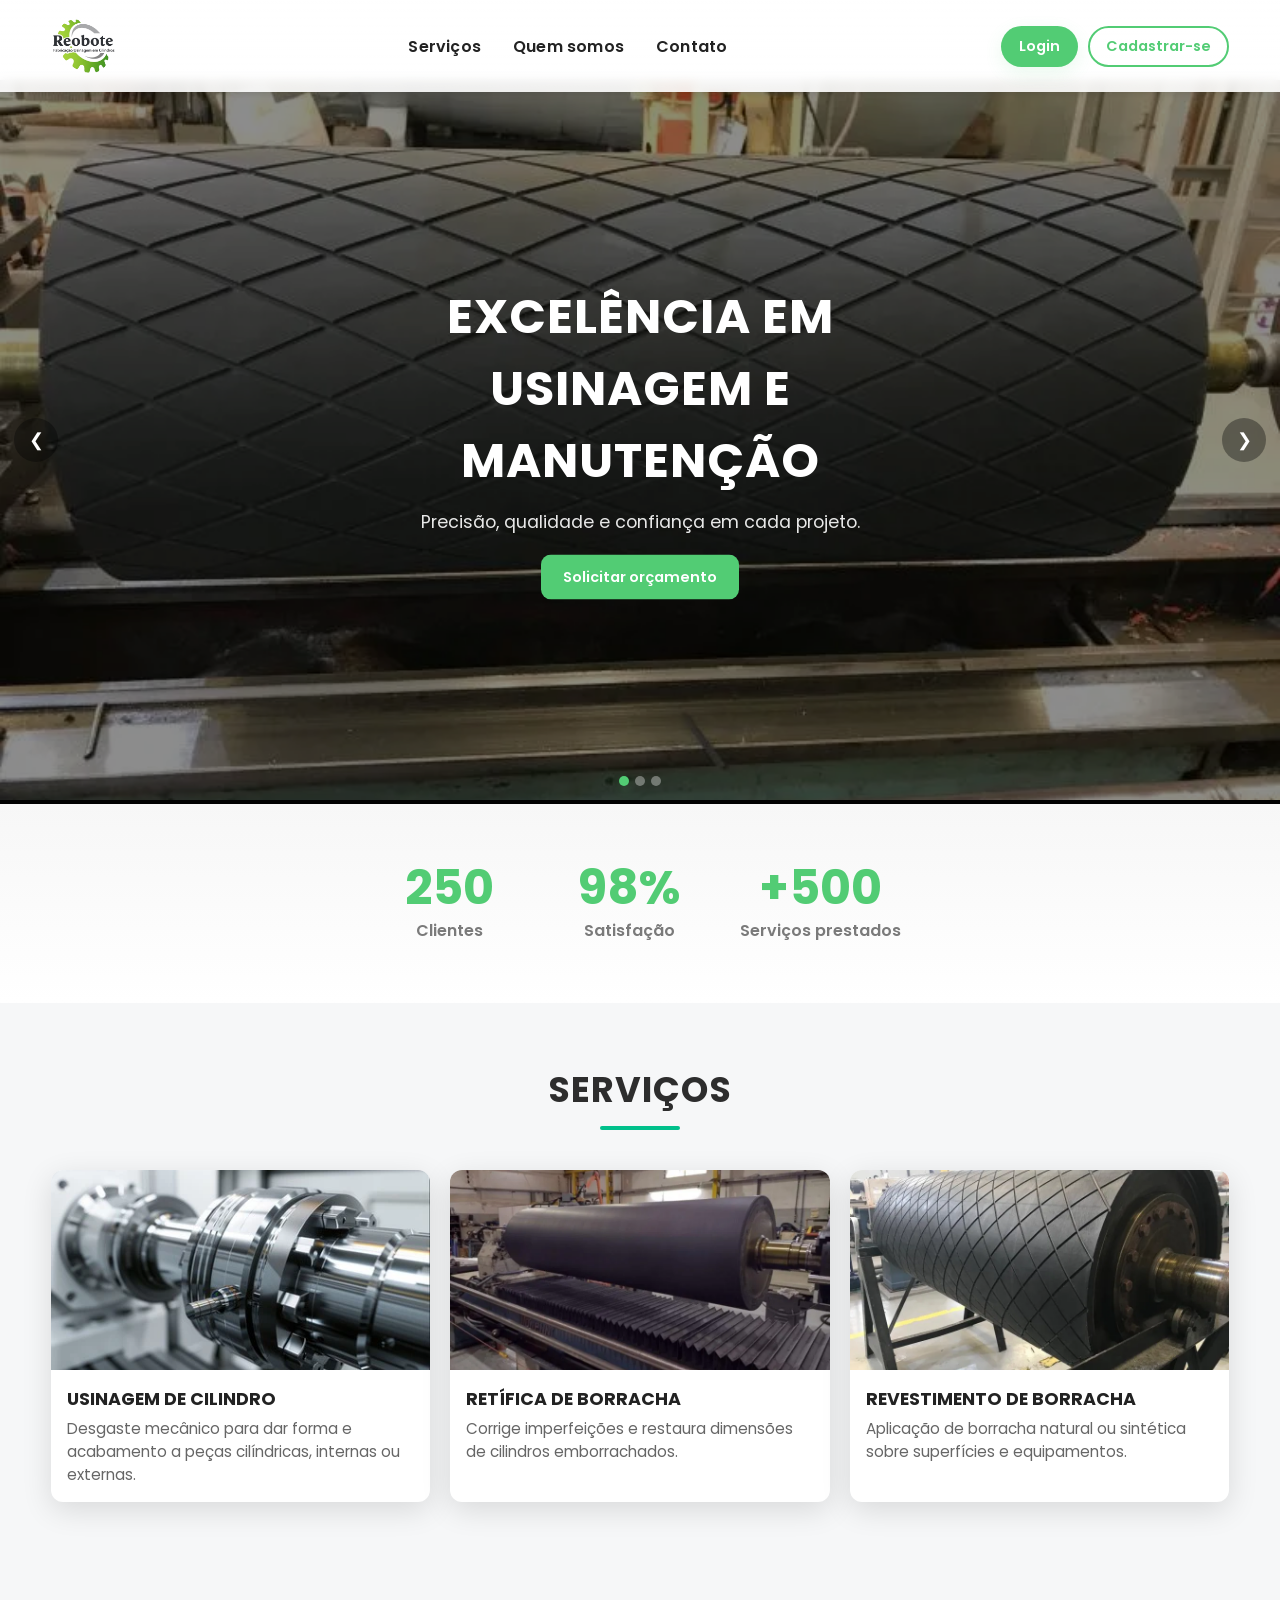
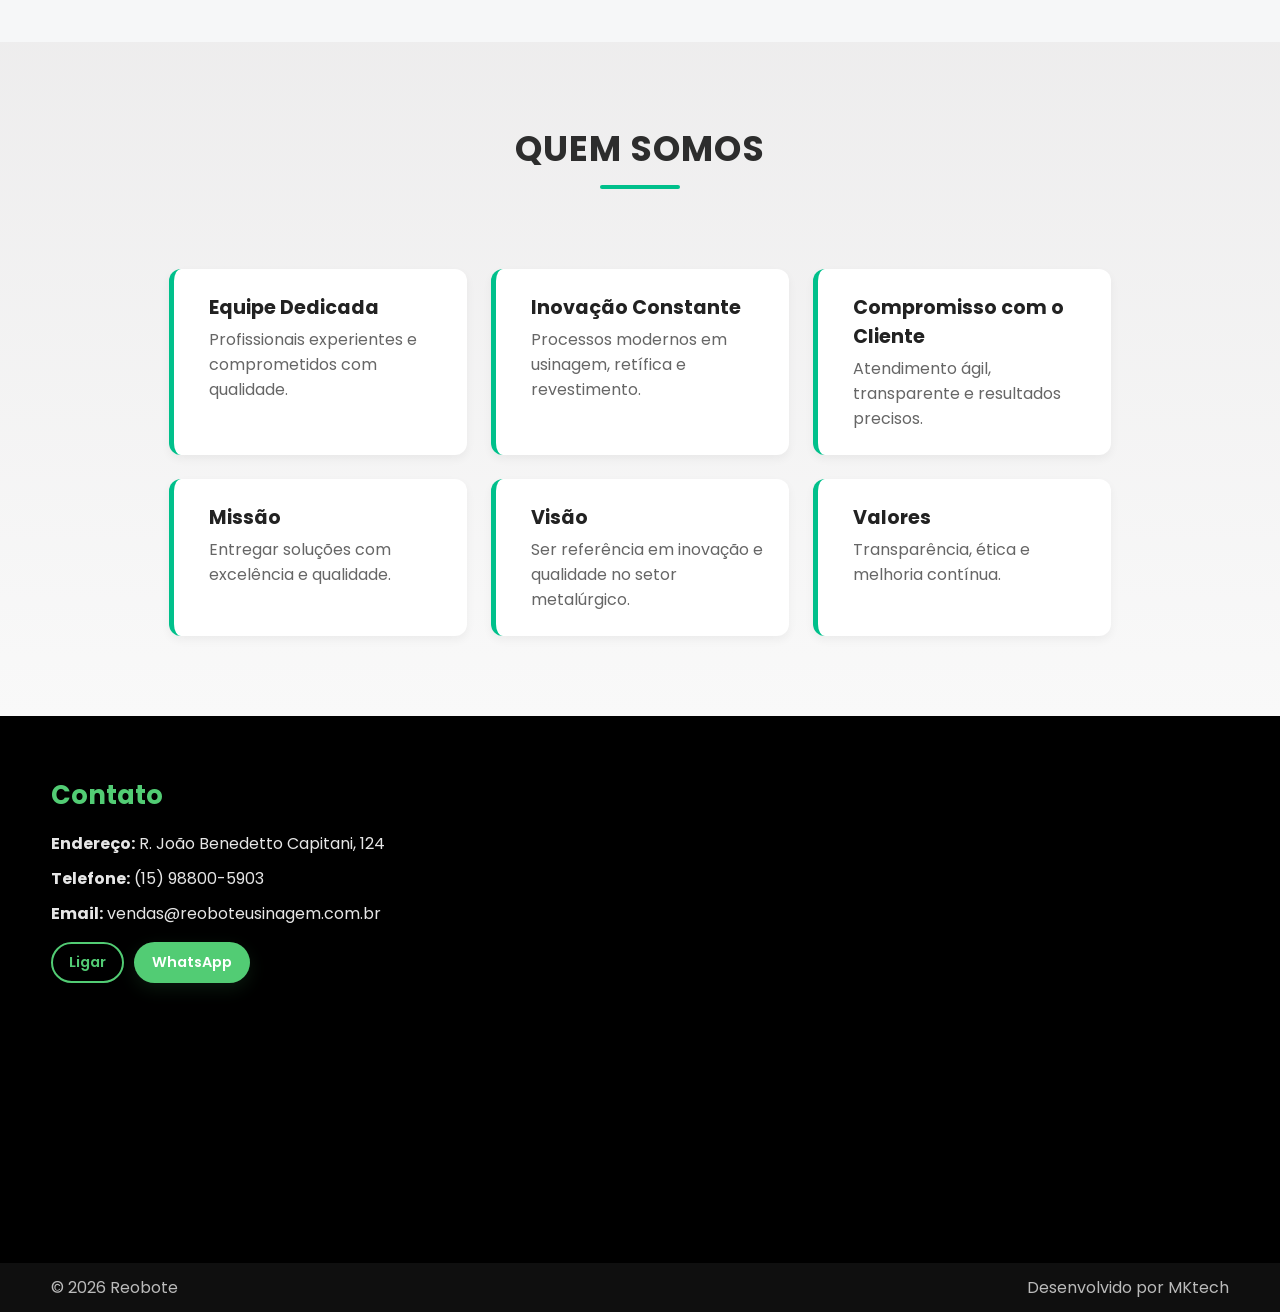
<file: src/main/resources/static/index.html>
<!DOCTYPE html>
<html lang="pt-br">
<head>
  <meta charset="UTF-8" />
  <meta name="viewport" content="width=device-width, initial-scale=1.0"/>
  <title>Reobote</title>

  <!-- Fonte e ícone -->
  <link href="https://fonts.googleapis.com/css2?family=Poppins:wght@300;400;600;700&display=swap" rel="stylesheet">
  <link rel="stylesheet" href="./css/estilos.css" />
  <link rel="icon" type="image/png" href="./img/Logo_Reobote.png" />
</head>

<body>
  <!-- ====== CABEÇALHO ====== -->
  <header class="header">
    <div class="container header-inner">
      <!-- LOGO -->
      <div class="logo">
        <a href="#"><img src="./img/logo_header_reobote-removebg-preview.png" alt="Logo Reobote"></a>
      </div>

      <!-- MENU DE NAVEGAÇÃO -->
      <nav class="nav-menu">
        <a href="#servicos" class="nav-link">Serviços</a>
        <a href="#quem-somos" class="nav-link">Quem somos</a>
        <a href="#contato" class="nav-link">Contato</a>
      </nav>

      <!-- BOTÕES DE LOGIN/CADASTRO (visíveis quando não logado) -->
      <div class="nav-buttons">
        <a href="./pages/login.html" class="btn btn-login">Login</a>
        <a href="./pages/cadastro.html" class="btn btn-outline">Cadastrar-se</a>
      </div>

      <!-- ÍCONE DE PERFIL (aparece quando logado) -->
      <div class="user-circle" style="display: none;">
        <a href="./pages/perfil.html">
          <img src="./img/perfil.png" alt="Imagem de Perfil" class="profile-img">
        </a>
      </div>
    </div>
  </header>

  <!-- ====== SEÇÃO DE CARROSSEL ====== -->
  <section class="carrossel" aria-label="Banner principal">
    <div class="slides-wrapper">
      <!-- Slide 1 -->
      <div class="slide active">
        <img src="./img/FotoRevestimento.webp" alt="Usinagem 1">
        <div class="hero-content">
          <h1>Excelência em Usinagem e Manutenção</h1>
          <p>Precisão, qualidade e confiança em cada projeto.</p>
          <a class="btn btn-cta" href="./pages/login.html">Solicite um orçamento</a>
        </div>
      </div>

      <!-- Slide 2 -->
      <div class="slide">
        <img src="./img/fotoRetifica.webp" alt="Usinagem 2">
        <div class="hero-content">
          <h1>Excelência em Usinagem e Manutenção</h1>
          <p>Precisão, qualidade e confiança em cada projeto.</p>
          <a class="btn btn-cta" href="./pages/login.html">Solicite um orçamento</a>
        </div>
      </div>

      <!-- Slide 3 -->
      <div class="slide">
        <img src="./img/fotoFundo.webp" alt="Usinagem 3">
        <div class="hero-content">
          <h1>Excelência em Usinagem e Manutenção</h1>
          <p>Precisão, qualidade e confiança em cada projeto.</p>
          <a class="btn btn-cta" href="./pages/login.html">Solicite um orçamento</a>
        </div>
      </div>
    </div>

    <button class="prev" aria-label="Anterior">❮</button>
    <button class="next" aria-label="Próximo">❯</button>

    <div class="dots" role="tablist">
      <span class="dot active" data-index="0"></span>
      <span class="dot" data-index="1"></span>
      <span class="dot" data-index="2"></span>
    </div>
  </section>

  <!-- ====== CONTADORES ====== -->
  <section class="features" id="contadores">
    <div class="container features-inner">
      <div class="counter-box">
        <span class="counter" data-target="250">0</span>
        <p>Clientes</p>
      </div>

      <div class="counter-box">
        <span class="counter" data-target="98" data-is-percent="true">0</span>
        <p>Satisfação</p>
      </div>

      <div class="counter-box">
        <span class="counter" data-target="500" data-plus="true">0</span>
        <p>Serviços prestados</p>
      </div>
    </div>
  </section>

  <!-- ====== SERVIÇOS ====== -->
  <section class="services" id="servicos">
    <div class="container">
      <h2 class="section-title">Serviços</h2>
      <div class="services-grid">
        <article class="service-card">
          <div class="service-media">
            <img src="./img/usinagem_de_cilindro.webp" alt="Usinagem de Cilindro">
          </div>
          <div class="service-body">
            <h4>Usinagem de Cilindro</h4>
            <p>Desgaste mecânico para dar forma e acabamento a peças cilíndricas, internas ou externas.</p>
          </div>
        </article>

        <article class="service-card">
          <div class="service-media">
            <img src="./img/retifica_cilindro_borracha.webp" alt="Retífica de Borracha">
          </div>
          <div class="service-body">
            <h4>Retífica de Borracha</h4>
            <p>Corrige imperfeições e restaura dimensões de cilindros emborrachados.</p>
          </div>
        </article>

        <article class="service-card">
          <div class="service-media">
            <img src="./img/revestimento_borracha.webp" alt="Revestimento de Borracha">
          </div>
          <div class="service-body">
            <h4>Revestimento de Borracha</h4>
            <p>Aplicação de borracha natural ou sintética sobre superfícies e equipamentos.</p>
          </div>
        </article>
      </div>
    </div>
  </section>

  <!-- ====== QUEM SOMOS ====== -->
  <section id="quem-somos" class="about-section">
    <div class="container">
      <h2 class="section-title">Quem Somos</h2>
      <div class="about-content">
        <div class="about-items">
          <div class="about-item">
            <i class="fas fa-users"></i>
            <div><h3>Equipe Dedicada</h3><p>Profissionais experientes e comprometidos com qualidade.</p></div>
          </div>

          <div class="about-item">
            <i class="fas fa-cogs"></i>
            <div><h3>Inovação Constante</h3><p>Processos modernos em usinagem, retífica e revestimento.</p></div>
          </div>

          <div class="about-item">
            <i class="fas fa-handshake"></i>
            <div><h3>Compromisso com o Cliente</h3><p>Atendimento ágil, transparente e resultados precisos.</p></div>
          </div>

          <div class="about-item">
            <i class="fas fa-bullseye"></i>
            <div><h3>Missão</h3><p>Entregar soluções com excelência e qualidade.</p></div>
          </div>

          <div class="about-item">
            <i class="fas fa-eye"></i>
            <div><h3>Visão</h3><p>Ser referência em inovação e qualidade no setor metalúrgico.</p></div>
          </div>

          <div class="about-item">
            <i class="fas fa-heart"></i>
            <div><h3>Valores</h3><p>Transparência, ética e melhoria contínua.</p></div>
          </div>
        </div>
      </div>
    </div>
  </section>

  <!-- ====== CONTATO ====== -->
  <section class="contact" id="contato">
    <div class="container contact-inner">
      <div class="contact-info">
        <h2 class="contact-title">Contato</h2>
        <p><strong>Endereço:</strong> R. João Benedetto Capitani, 124</p>
        <p><strong>Telefone:</strong> (15) 98800-5903</p>
        <p><strong>Email:</strong> vendas@reoboteusinagem.com.br</p>

        <div class="contact-actions">
          <a class="btn btn-outline" href="tel:+5515988005903">Ligar</a>
          <a class="btn btn-login" href="https://wa.me/5515988005903" target="_blank" rel="noopener">WhatsApp</a>
        </div>
      </div>

      <div class="contact-map">
        <iframe src="https://www.google.com/maps?q=R.%20Jo%C3%A3o%20Benedetto%20Capitani%20124&output=embed"
                width="100%" height="420" style="border:0; border-radius:18px;"
                allowfullscreen="" loading="lazy"></iframe>
      </div>
    </div>
  </section>

  <!-- ====== RODAPÉ ====== -->
  <footer class="footer">
    <div class="container footer-inner">
      <div>© <span id="year"></span> Reobote</div>
      <div>Desenvolvido por MKtech</div>
    </div>
  </footer>

  <!-- ====== SCRIPT PRINCIPAL ====== -->
  <script src="./script/index.js"></script>
</body>
</html>
</file>
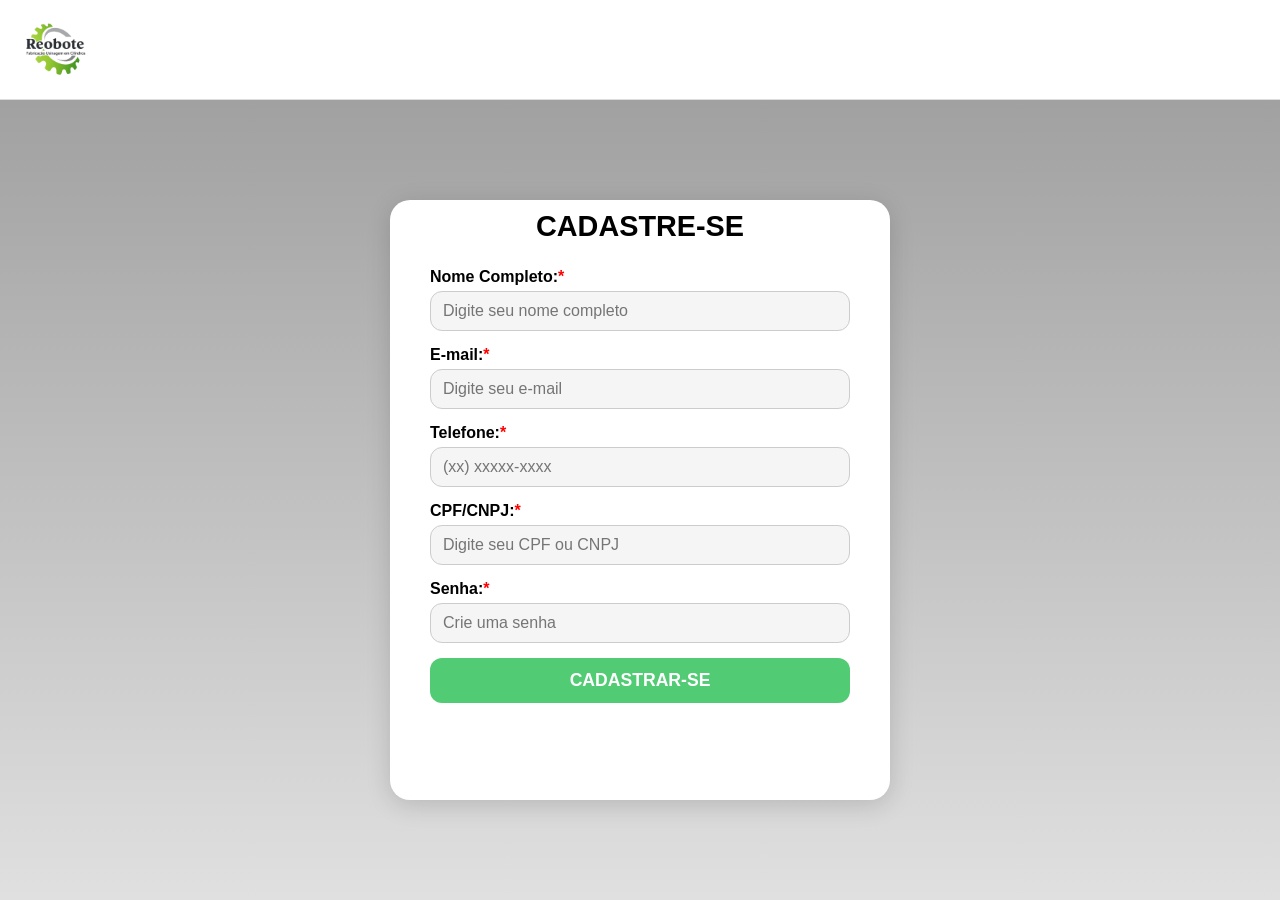
<file: src/main/resources/static/pages/cadastro.html>
<!DOCTYPE html>
<html lang="pt-BR">
<head>
  <meta charset="UTF-8" />
  <meta name="viewport" content="width=device-width, initial-scale=1.0" />
  <title>Cadastro - Reobote</title>
  <link rel="stylesheet" href="../css/cadastro.css" />
  <link rel="icon" type="image/png" href="../img/Logo_Reobote.png" />
</head>

<body>

  <!-- ===== HEADER ===== -->
  <header class="header">
    <div class="container">
      <div class="logo-section">
        <a href="../index.html">
          <img src="../img/Logo_Reobote.png" alt="Logo da Reobote" class="logo-img" />
        </a>
      </div>
    </div>
  </header>

  <!-- ===== FORMULÁRIO DE CADASTRO ===== -->
  <main class="form-container">
    <h2>CADASTRE-SE</h2>

    <form id="cadastroClienteForm">
      <!-- Nome -->
      <label for="nome">Nome Completo:<span class="required">*</span></label>
      <input type="text" id="nome" name="nome" placeholder="Digite seu nome completo" required/>

      <!-- Email -->
      <label for="email">E-mail:<span class="required">*</span></label>
      <input 
        type="email" 
        id="email" 
        name="email"
        placeholder="Digite seu e-mail" 
        required 
        autocomplete="email"/>

      <!-- Telefone -->
      <label for="telefone">Telefone:<span class="required">*</span></label>
      <input 
        type="tel" 
        id="telefone" 
        name="telefone"
        placeholder="(xx) xxxxx-xxxx" 
        pattern="\(\d{2}\)\s?\d{4,5}-\d{4}" 
        required
        autocomplete="tel"
      />

      <!-- CPF / CNPJ -->
      <label for="cpf">CPF/CNPJ:<span class="required">*</span></label>
      <input 
        type="text" 
        id="cpf" 
        name="cpf"
        placeholder="Digite seu CPF ou CNPJ" 
        required
        minlength="11"
        maxlength="18"
      />

      <!-- Senha -->
      <label for="senha">Senha:<span class="required">*</span></label>
      <div class="input-wrapper">
        <input 
          type="password" 
          id="senha" 
          name="senha"
          placeholder="Crie uma senha" 
          required 
          minlength="6"
          autocomplete="new-password"
        />


      <!-- Botão -->
      <button type="submit" class="btn-cadastro">CADASTRAR-SE</button>
    </form>
  </main>

  <script src="../script/scriptCadastro.js"></script>
</body>
</html>
</file>
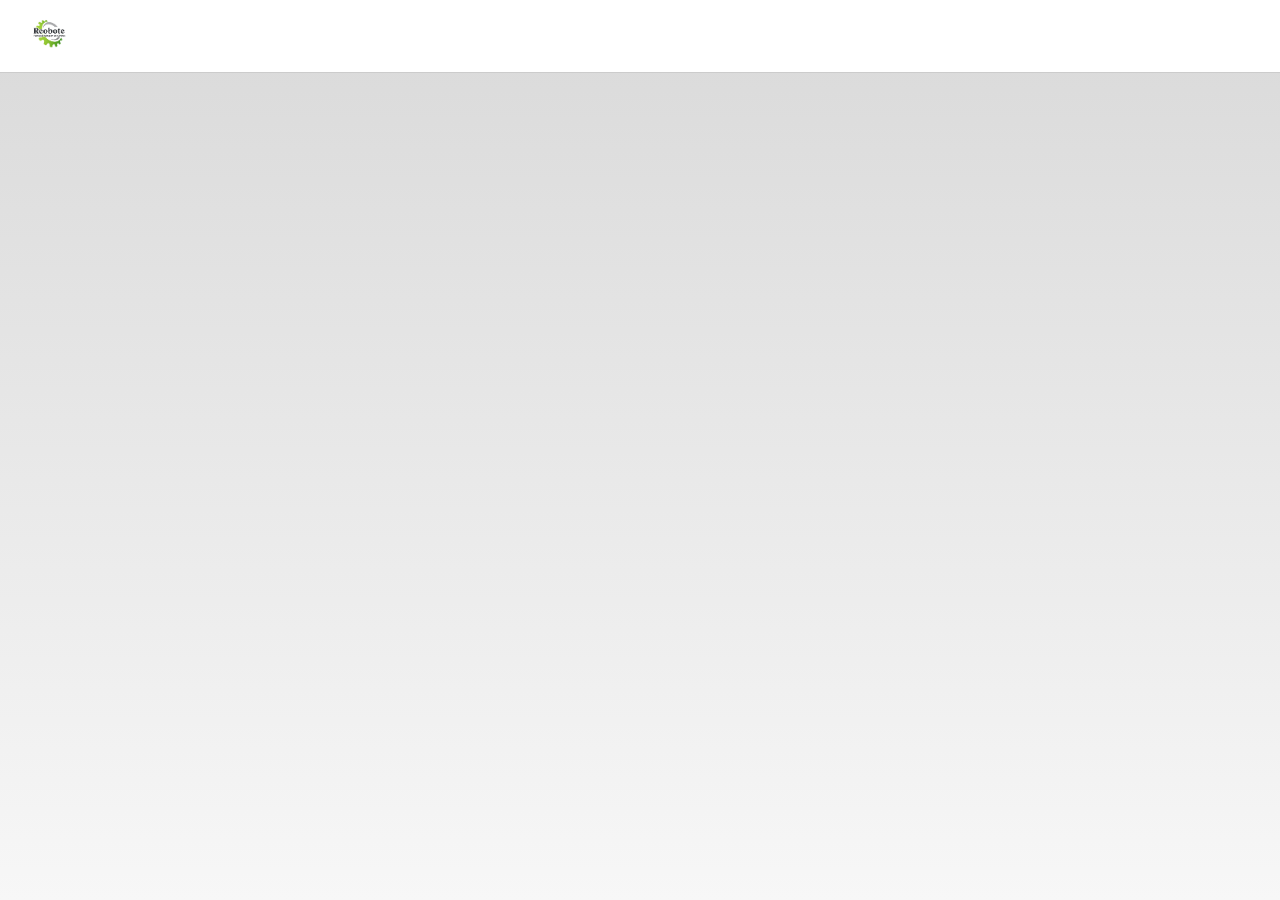
<file: src/main/resources/static/pages/cliente.html>
<!DOCTYPE html>
<html lang="pt-BR">
<head>
  <meta charset="UTF-8" />
  <meta name="viewport" content="width=device-width, initial-scale=1.0" />
  <title>Status dos Meus Pedidos</title>
  <link rel="stylesheet" href="../css/cliente.css" />
  <link rel="icon" type="image/png" href="../img/Logo_Reobote.png" />
</head>

<body>
  <header class="header">
    <div class="logo">
      <a href="../index.html">
        <img src="../img/Logo_Reobote.png" alt="Logo Reobote" />
      </a>
    </div>
  </header>

  <main class="container-pedidos">

      <div id="listaPedidos">
          <!-- Os pedidos serão colocados aqui pelo script -->
      </div>
  </main>


  <script src="../script/scriptCliente.js"></script>
</body>
</html>
</file>
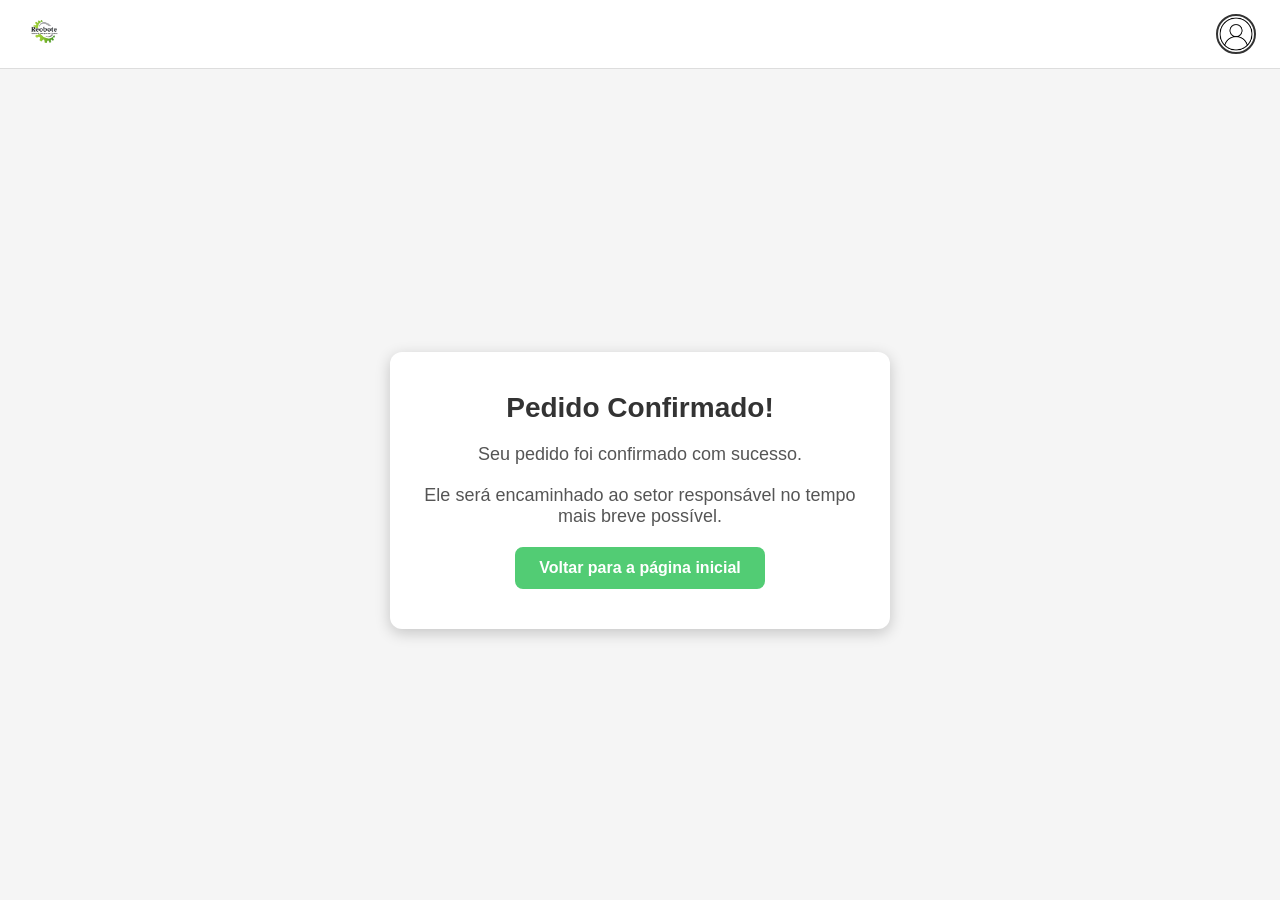
<file: src/main/resources/static/pages/confirmacaoPedido.html>
<!DOCTYPE html>
<html lang="pt-BR">

<head>
  <meta charset="UTF-8">
  <meta name="viewport" content="width=device-width, initial-scale=1.0">
  <title>Confirmação de Pedido</title>
  <link rel="stylesheet" href="../css/confirmacaoPedido.css">
  <link rel="icon" type="image/png" href="../img/Logo_Reobote.png" />
</head>

<body>
  <header class="header">
    <div class="container">
      <!-- Logo -->
      <div class="logo-section">
        <a href="index.html"><img src="../img/Logo_Reobote.png" alt="Reobote" class="logo-img"></a>
      </div>

      <!-- Ícone de perfil -->
      <div class="user-circle">
        <a href="perfil.html">
          <img src="../img/perfil.png" alt="Imagem de Perfil" class="profile-img"></a>
      </div>
    </div>
  </header>


  <!-- Caixa de Confirmação de Pedido -->
  <div class="confirmation-container">
    <div class="confirmation-box">
      <h2>Pedido Confirmado!</h2>
      <p>Seu pedido foi confirmado com sucesso.</p>
      <p>Ele será encaminhado ao setor responsável no tempo mais breve possível.</p>
      <!-- Botão com link para a página inicial -->
      <a href="../index.html">
        <button class="btn-back">Voltar para a página inicial</button>
      </a>
    </div>
  </div>

</body>

</html>
</file>
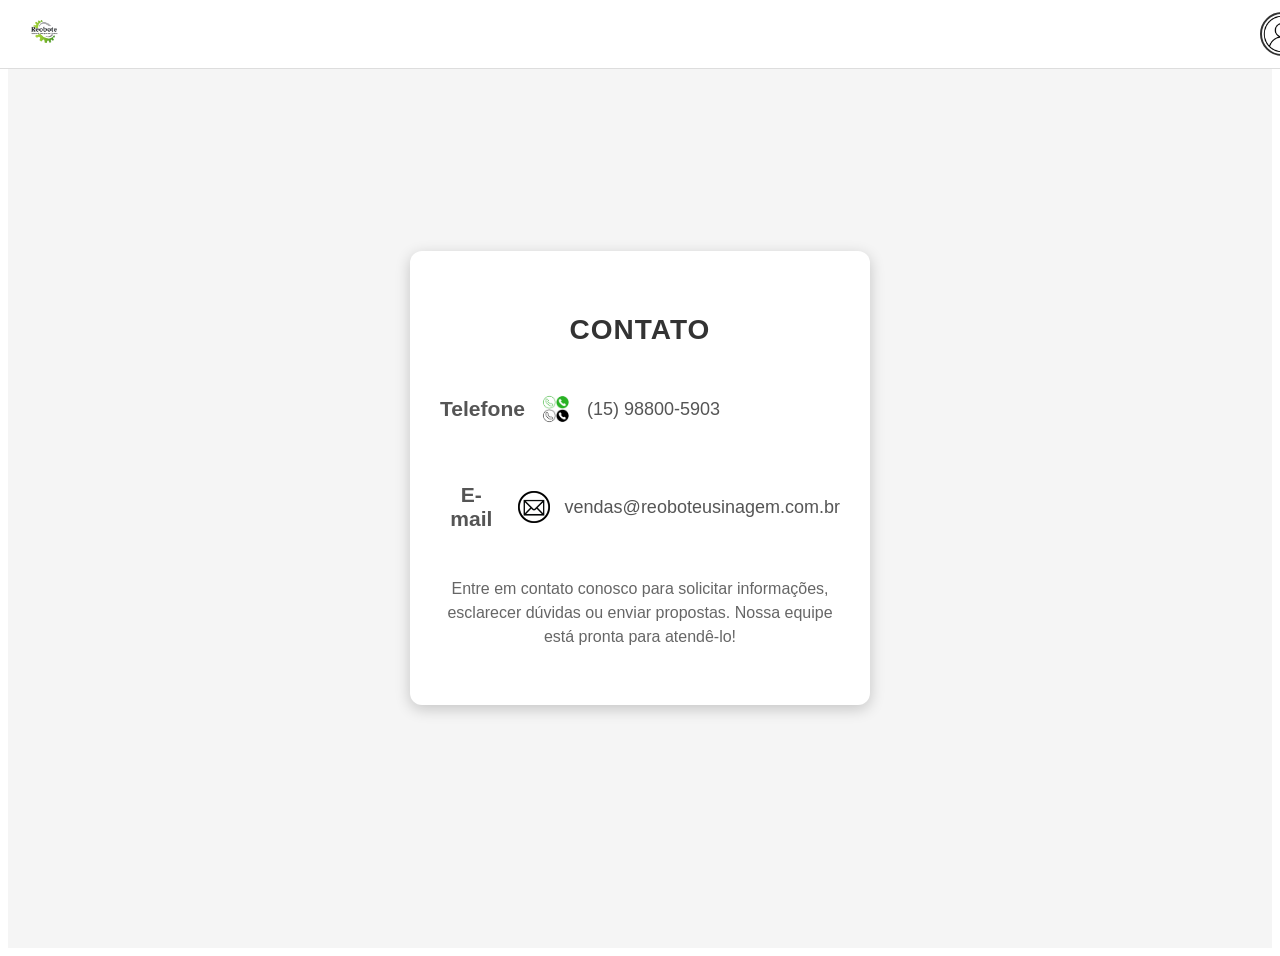
<file: src/main/resources/static/pages/contatos.html>
<!DOCTYPE html>
<html lang="pt-br">
<head>
  <meta charset="UTF-8">
  <meta name="viewport" content="width=device-width, initial-scale=1.0">
  <title>Contato</title>
  <link rel="stylesheet" href="../css/contatos.css">
  <link rel="icon" type="image/png" href="../img/Logo_Reobote.png"/>
</head>
<body>
    <header class="header">
  <div class="container">
    <!-- Logo -->
    <div class="logo-section">
      <a href="index.html"><img src="../img/Logo_Reobote.png" alt="Reobote" class="logo-img"></a>
    </div>
    
    <!-- Ícone de perfil -->
    <div class="user-circle">
      <a href="perfil.html">
      <img src="../img/perfil.png" alt="Imagem de Perfil" class="profile-img"></a>
    </div>
  </div>
</header>

  <!-- ===== CONTAINER ===== -->
  <div class="contato-container">
    <div class="contato-box">
      <h2>CONTATO</h2>

      <div class="contato-info">
        <div class="info-item">
          <h3>Telefone</h3>
          <img src="../img/wpp.png" alt="">
          <p>(15) 98800-5903</p>
        </div>
        <div class="info-item">
          <h3>E-mail</h3>
          <img src="../img/gmail.png" alt="">
          <p>vendas@reoboteusinagem.com.br</p>
        </div>
      </div>

      <div class="mensagem">
        <p>Entre em contato conosco para solicitar informações, esclarecer dúvidas ou enviar propostas. Nossa equipe está pronta para atendê-lo!</p>
      </div>
      
    </div>
  </div>

</body>
</html>
</file>
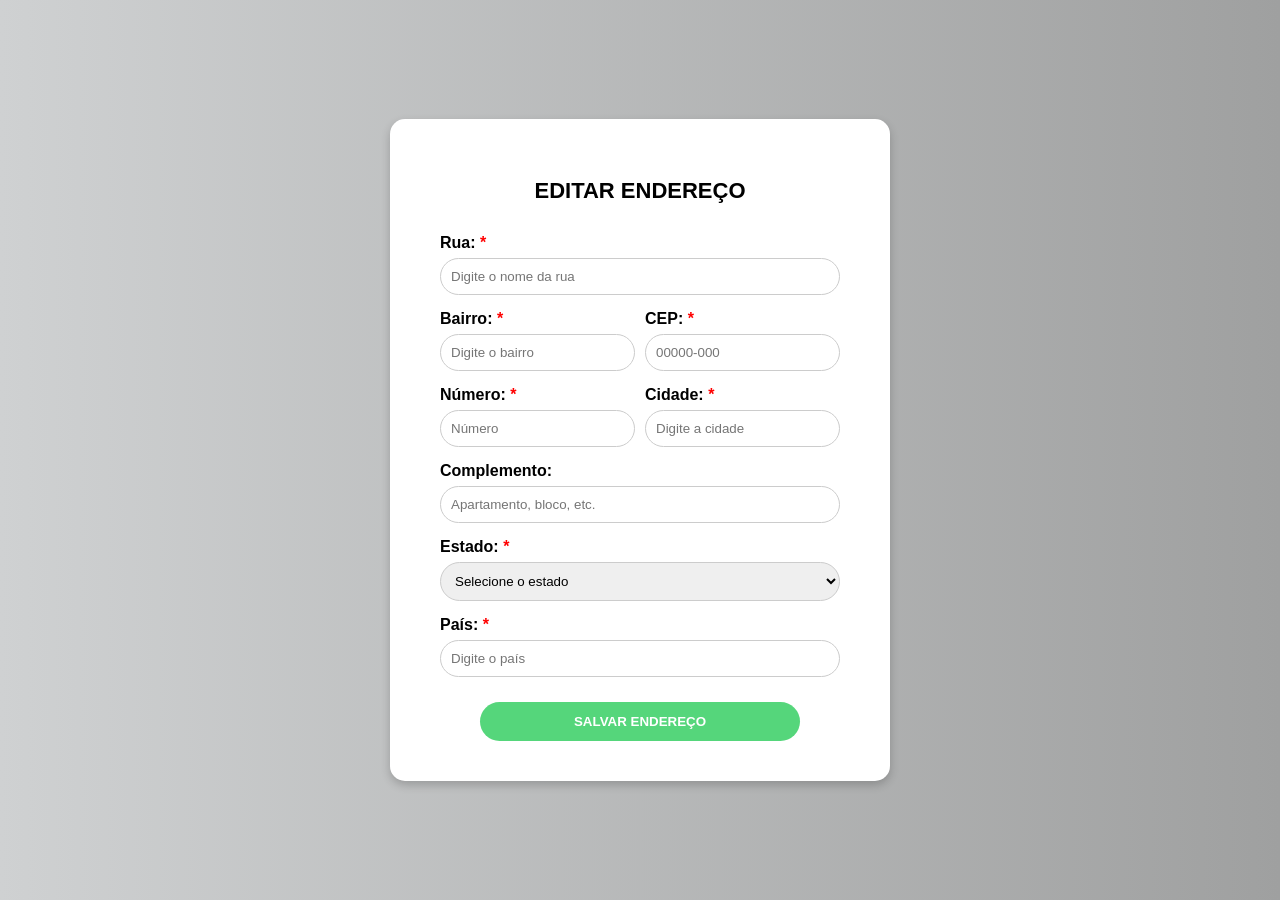
<file: src/main/resources/static/pages/editarEndereco.html>
<!DOCTYPE html>
<html lang="pt-BR">

<head>
    <meta charset="UTF-8"> <!-- define o padrão de caracteres -->
    <meta name="viewport" content="width=device-width, initial-scale=1.0"> <!-- deixa responsivo no celular -->
    <title>Editar Endereço</title> <!-- título da aba -->
    <link rel="stylesheet" href="../css/editarEndereco.css"> <!-- link do css dessa página -->
    <link rel="icon" type="image/png" href="../img/Logo_Reobote.png" /> <!-- ícone da aba -->

</head>

<body>
    <div class="container"> <!-- container principal da página -->
        <div class="form-box"> <!-- caixa do formulário -->
            <h2>EDITAR ENDEREÇO</h2> <!-- título da seção -->

            <form action="#" method="post"> <!-- formulário para editar endereço -->
                <label for="rua">Rua: <span class="obrigatorio">*</span></label> <!-- label rua -->
                <input type="text" id="rua" name="rua" placeholder="Digite o nome da rua" required> <!-- input rua -->

                <div class="linha-dupla"> <!-- linha com dois campos lado a lado -->
                    <div>
                        <label for="bairro">Bairro: <span class="obrigatorio">*</span></label> <!-- label bairro -->
                        <input type="text" id="bairro" name="bairro" placeholder="Digite o bairro" required> <!-- input bairro -->
                    </div>
                    <div>
                        <label for="cep">CEP: <span class="obrigatorio">*</span></label> <!-- label cep -->
                        <input type="text" id="cep" name="cep" placeholder="00000-000" required> <!-- input cep -->
                    </div>
                </div>

                <div class="linha-dupla"> <!-- segunda linha dupla -->
                    <div>
                        <label for="numero">Número: <span class="obrigatorio">*</span></label> <!-- label número -->
                        <input type="text" id="numero" name="numero" placeholder="Número" required> <!-- input número -->
                    </div>
                    <div>
                        <label for="cidade">Cidade: <span class="obrigatorio">*</span></label> <!-- label cidade -->
                        <input type="text" id="cidade" name="cidade" placeholder="Digite a cidade" required> <!-- input cidade -->
                    </div>
                </div>

                <label for="complemento">Complemento:</label> <!-- label complemento -->
                <input type="text" id="complemento" name="complemento" placeholder="Apartamento, bloco, etc."> <!-- input complemento -->

                <label for="estado">Estado: <span class="obrigatorio">*</span></label> <!-- label estado -->
                <select id="estado" name="estado" required> <!-- select estado -->
                    <option value="">Selecione o estado</option> <!-- opção placeholder -->
                    <option value="SP">SP</option>
                    <option value="RJ">RJ</option>
                    <option value="MG">MG</option>
                    <option value="RS">RS</option>
                    <option value="BA">BA</option>
                    <option value="PR">PR</option>
                </select>

                <label for="pais">País: <span class="obrigatorio">*</span></label> <!-- label país -->
                <input type="text" id="pais" name="pais" placeholder="Digite o país" required> <!-- input país -->

                <div class="botoes"> <!-- div para organizar botões -->
                    <button type="submit" class="btn-salvar">SALVAR ENDEREÇO</button> <!-- botão salvar -->
                </div>
            </form>
        </div>
    </div>
</body>

</html>
</file>
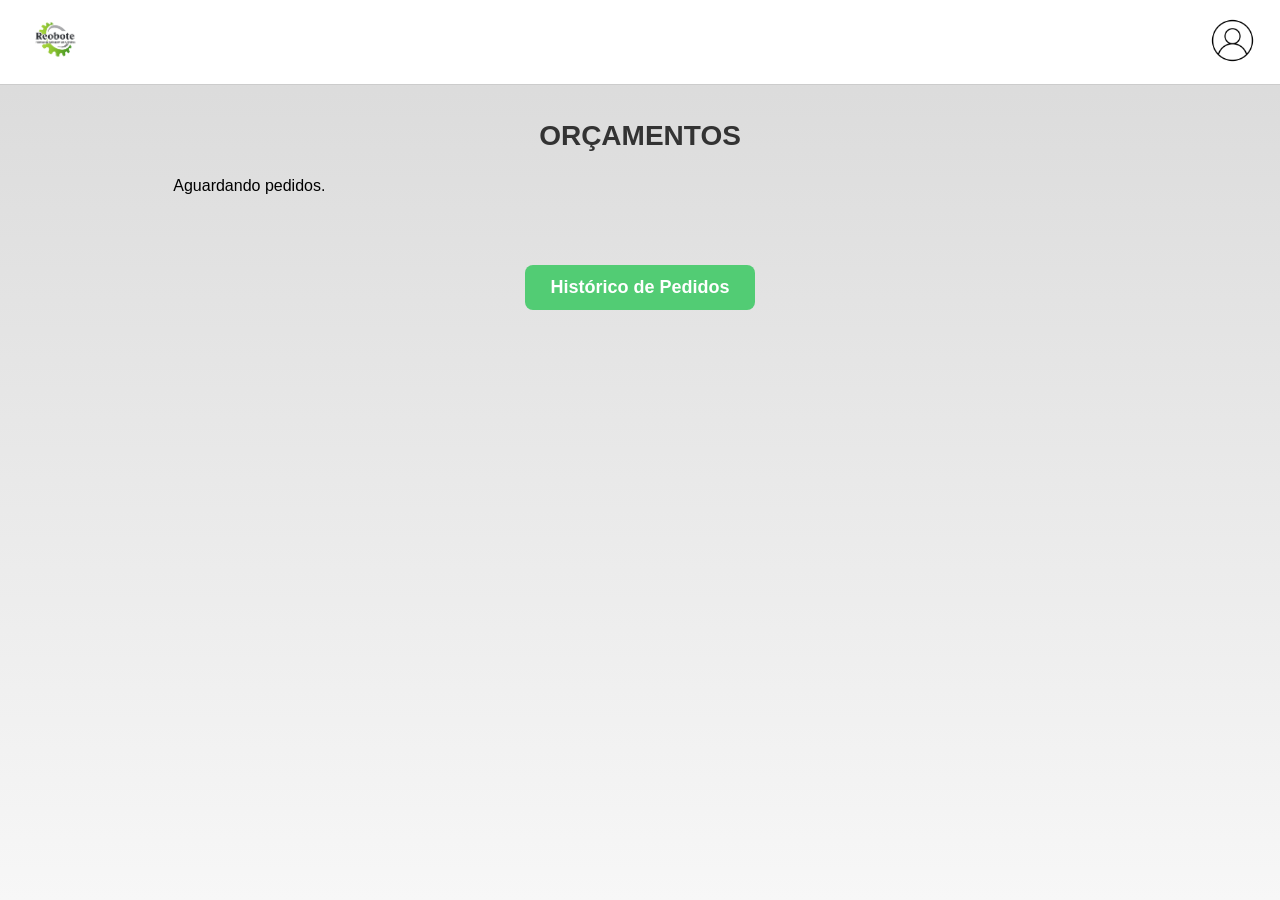
<file: src/main/resources/static/pages/funcionario.html>
<!DOCTYPE html>
<html lang="pt-BR">
<head>
  <meta charset="UTF-8" />
  <meta name="viewport" content="width=device-width, initial-scale=1.0" />
  <title>Painel do Funcionário - Reobote</title>
  <link rel="stylesheet" href="../css/funcionario.css" />
  <link rel="icon" type="image/png" href="../img/Logo_Reobote.png" />
</head>

<body>
  <!-- ===== HEADER ===== -->
  <header class="header">
    <div class="logo">
      <a href="indexFuncionario.html">
        <img src="../img/Logo_Reobote.png" alt="Logo Reobote" />
      </a>
    </div>

    <div class="user-icon">
      <a href="perfil.html">
        <img src="../img/perfil.png" alt="Usuário" />
      </a>
    </div>
  </header>

  <!-- ===== CONTEÚDO PRINCIPAL ===== -->
  <main class="main-container">
    <h1>ORÇAMENTOS</h1>

    <!-- Lista de pedidos (preenchida via JS) -->
    <section id="pedidosContainer" class="pedidos-container"></section>

    <!-- ===== BOTÃO HISTÓRICO DE PEDIDOS ===== -->
    <div class="historico-btn-container">
      <a href="./historico.html" class="btn-historico">
        Histórico de Pedidos
      </a>
    </div>
  </main>

  <script src="../script/scriptFuncionario.js"></script>
</body>
</html>
</file>
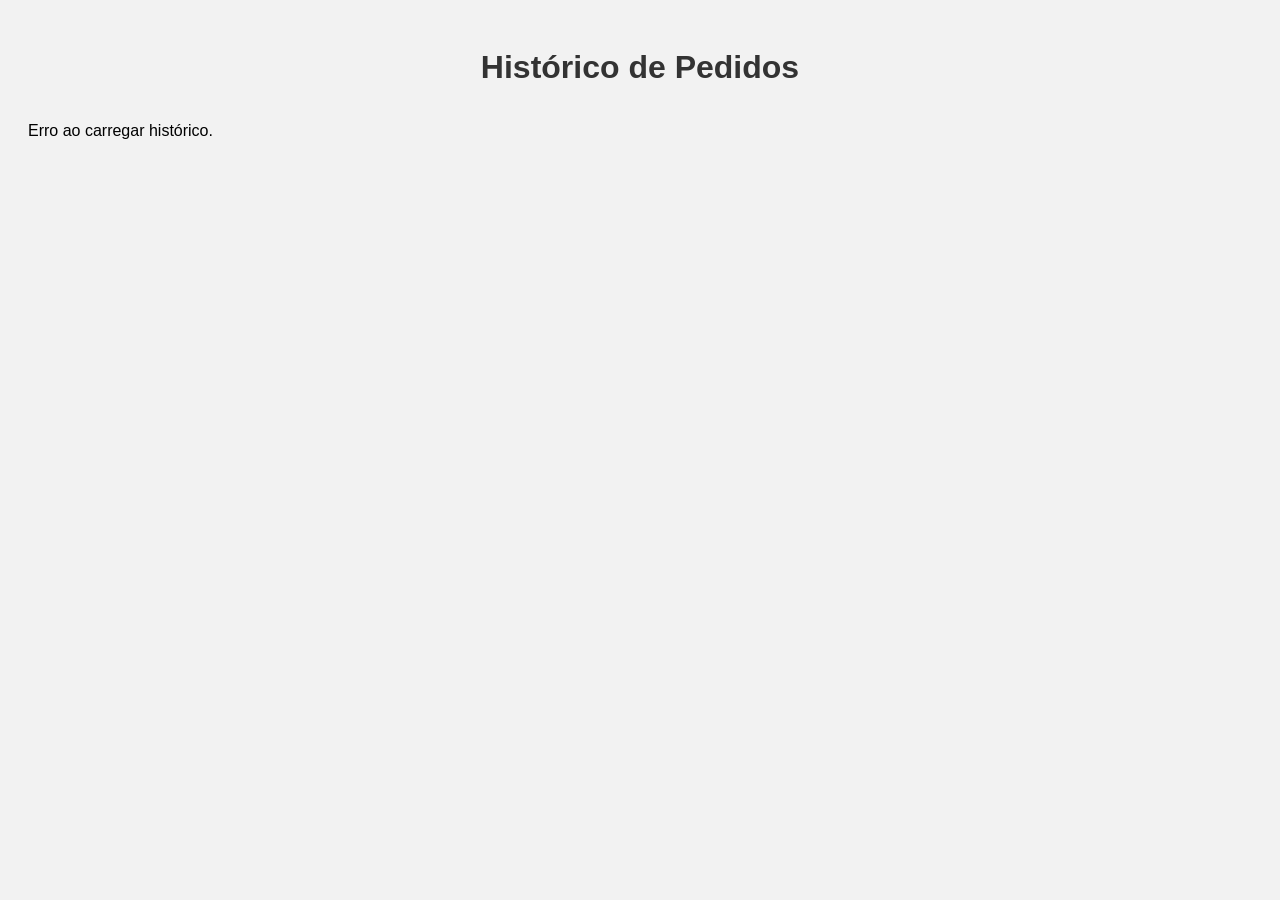
<file: src/main/resources/static/pages/historico.html>
<!DOCTYPE html>
<html lang="pt-BR">
<head>
    <meta charset="UTF-8">
    <meta name="viewport" content="width=device-width, initial-scale=1.0">
    <title>Histórico de Pedidos</title>
    <link rel="stylesheet" href="../css/historico.css">
</head>
<body>

    <header>
        <h1>Histórico de Pedidos</h1>
    </header>

    <main>
        <div id="listaHistorico" class="historico-container">
            <p>Carregando histórico...</p>
        </div>
    </main>

    <script src="../script/scriptHistorico.js"></script>

</body>
</html>
</file>
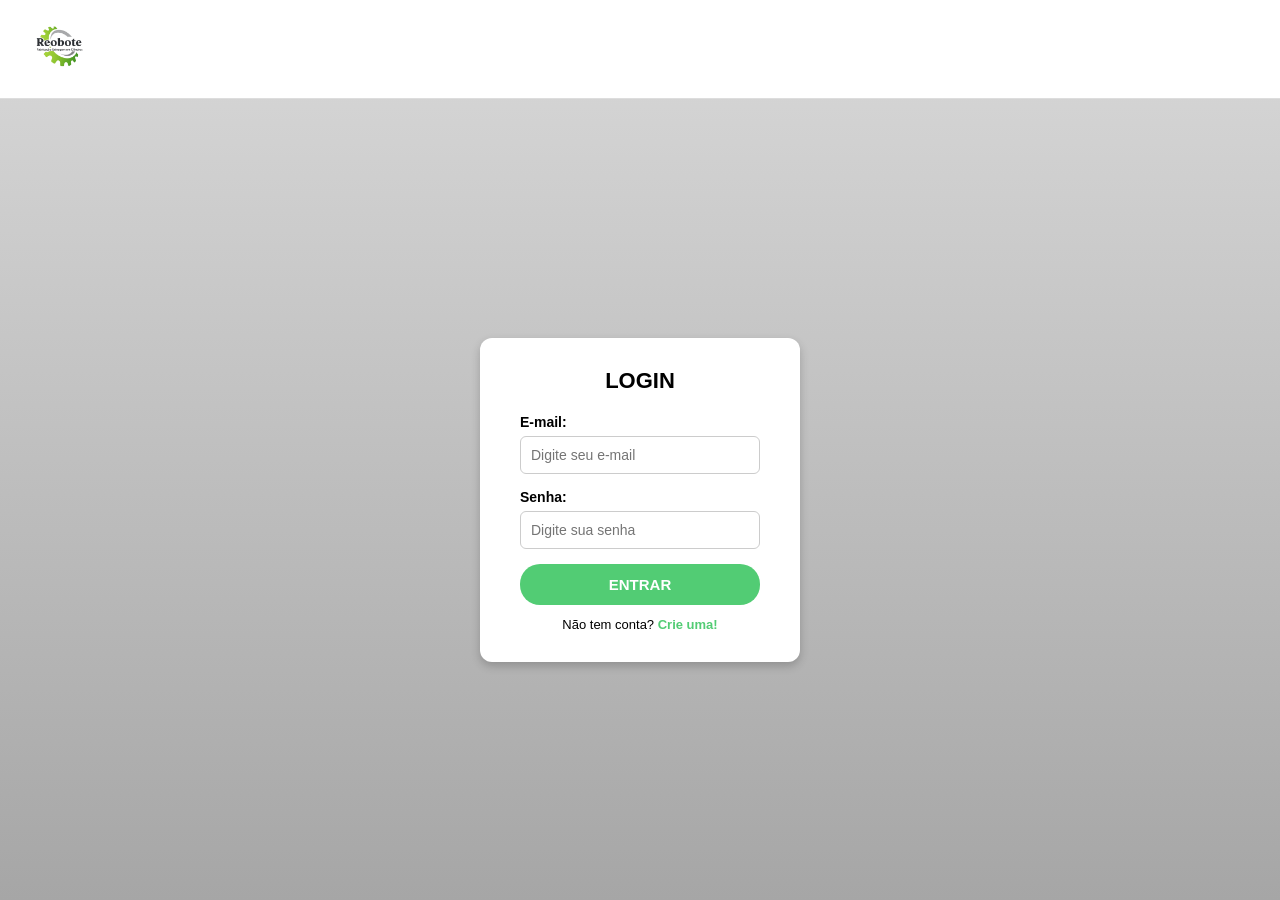
<file: src/main/resources/static/pages/login.html>
<!DOCTYPE html> <!-- Declara que o documento é HTML5 -->
<html lang="pt-br"> <!-- Define o idioma da página como português do Brasil -->

<head>
  <meta charset="UTF-8"> <!-- Define o padrão de caracteres como UTF-8 (suporta acentos e caracteres especiais) -->
  <meta name="viewport" content="width=device-width, initial-scale=1.0"> <!-- Faz o layout se ajustar a diferentes tamanhos de tela -->
  <title>Login</title> <!-- Define o título que aparece na aba do navegador -->
  <link rel="stylesheet" href="../css/login.css"> <!-- Importa o arquivo CSS com os estilos da página de login -->
  <link rel="icon" type="image/png" href="../img/Logo_Reobote.png" /> <!-- Define o ícone (favicon) que aparece na aba -->
</head>

<body> <!-- Início do corpo da página -->

  <header class="header"> <!-- Cabeçalho da página -->
    <div class="container"> <!-- Container para organizar o conteúdo -->
      <!-- Logo -->
      <div class="logo-section"> <!-- Seção onde fica a logo -->
        <a href="../index.html"> <!-- Link que leva à página inicial -->
          <img src="../img/Logo_Reobote.png" alt="Reobote" class="logo-img"> <!-- Imagem da logo -->
        </a>
      </div>
    </div>
  </header>

  <!-- Caixa de login -->
  <div class="login-container"> <!-- Container principal do formulário de login -->
    <h2>LOGIN</h2> <!-- Título da seção de login -->
    
    <form id="loginForm"> <!-- Início do formulário de login -->
      <label for="email">E-mail:</label> <!-- Rótulo do campo de e-mail -->
      <input type="email" id="email" placeholder="Digite seu e-mail" required> <!-- Campo de entrada para o e-mail -->

      <label for="senha">Senha:</label> <!-- Rótulo do campo de senha -->
      <input type="password" id="senha" placeholder="Digite sua senha" required> <!-- Campo de entrada para a senha -->

      <button type="submit" class="btn-login">ENTRAR</button> <!-- Botão para enviar o formulário -->
    </form> <!-- Fim do formulário -->

    <div class="signup-link"> <!-- Seção com o link para cadastro -->
      Não tem conta? <a href="./cadastro.html">Crie uma!</a> <!-- Link para a página de cadastro -->
    </div>
  </div>

  <script src="../script/scriptLogin.js"></script> <!-- Importa o arquivo JavaScript que controla o login -->

</body> <!-- Fim do corpo da página -->

</html> <!-- Fim do documento HTML -->
</file>
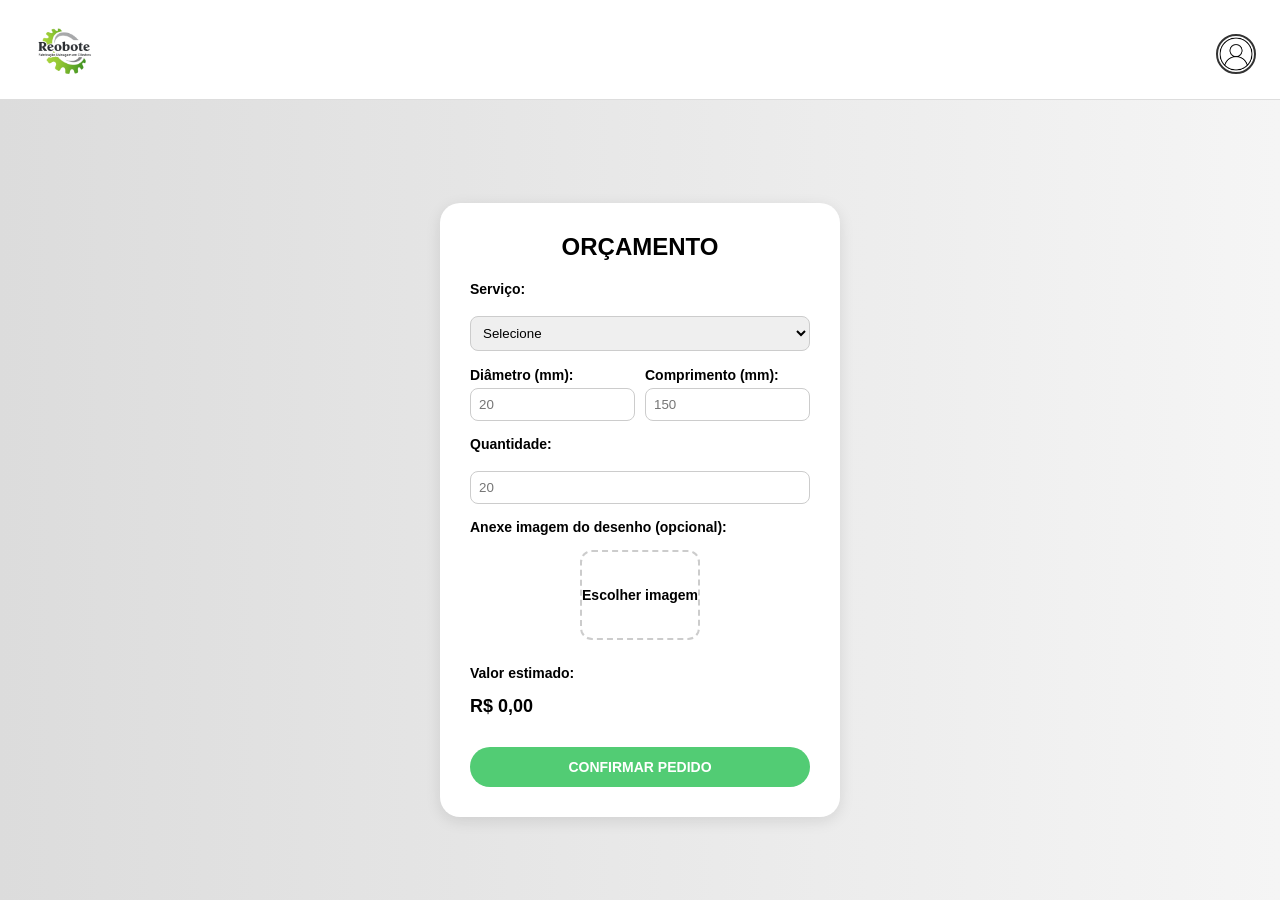
<file: src/main/resources/static/pages/orçamento.html>
<!DOCTYPE html>
<html lang="pt-BR">
<head>
  <meta charset="UTF-8" />
  <meta name="viewport" content="width=device-width, initial-scale=1.0" />
  <title>Orçamento - Reobote</title>
  <link rel="stylesheet" href="../css/orçamento.css" />
  <link rel="icon" type="image/png" href="../img/Logo_Reobote.png" />
</head>

<body>
  <!-- ===== HEADER ===== -->
  <header class="header">
    <div class="container">
      <!-- Logo -->
      <div class="logo-section">
        <a href="index.html">
          <img src="../img/Logo_Reobote.png" alt="Reobote" class="logo-img" />
        </a>
      </div>

      <!-- Ícone de perfil -->
      <div class="user-circle">
        <a href="perfil.html">
          <img src="../img/perfil.png" alt="Perfil" class="profile-img" />
        </a>
      </div>
    </div>
  </header>

  <!-- ===== CONTEÚDO PRINCIPAL ===== -->
  <main class="orcamento-container">
    <div class="orcamento-box">
      <h2>ORÇAMENTO</h2>

      <form id="formOrcamento" enctype="multipart/form-data">
        <!-- Serviço -->
        <label for="servico">Serviço:</label>
        <select id="servico" name="servico" required>
          <option value="">Selecione</option>
          <option value="usinagem">Usinagem</option>
          <option value="retificacao">Retificação</option>
          <option value="revestimento">Revestimento</option>
        </select>

        <!-- Tipo de Borracha -->
        <div id="tipoBorrachaContainer" style="display: none;">
          <label for="tipoBorracha">Tipo de borracha:</label>
          <select id="tipoBorracha" name="tipoBorracha">
            <option value="">Selecione</option>
            <option value="Natural">Natural</option>
            <option value="Nitrílica">Nitrílica</option>
            <option value="Silicone">Silicone</option>
            <option value="Neoprene">Neoprene</option>
          </select>
        </div>

        <!-- Medidas -->
        <div class="medidas">
          <div>
            <label for="diametro">Diâmetro (mm):</label>
            <input type="number" id="diametro" name="diametro" placeholder="20" min="1" required />
          </div>

          <div>
            <label for="comprimento">Comprimento (mm):</label>
            <input type="number" id="comprimento" name="comprimento" placeholder="150" min="1" required />
          </div>
        </div>

        <!-- Quantidade -->
        <label for="quantidade">Quantidade:</label>
        <input type="number" id="quantidade" name="quantidade" placeholder="20" min="1" required />

        <!-- Upload de imagem -->
        <label for="desenho">Anexe imagem do desenho (opcional):</label>
        <div class="upload-box">
          <input type="file" id="desenho" name="imagem" accept="image/*" hidden />
          <label for="desenho" class="upload-label">
            <span>Escolher imagem</span>
          </label>
          <span id="file-name" class="file-name"></span>
        </div>

        <!-- Valor estimado -->
        <p class="valor-estimado">Valor estimado:</p>
        <p id="valor" class="valor">R$ 0,00</p>

        <!-- Botão de confirmação -->
        <button type="submit" class="btn-confirmar">CONFIRMAR PEDIDO</button>
      </form>
    </div>
  </main>

  <script src="../script/scriptOrcamento.js"></script>
</body>
</html>
</file>
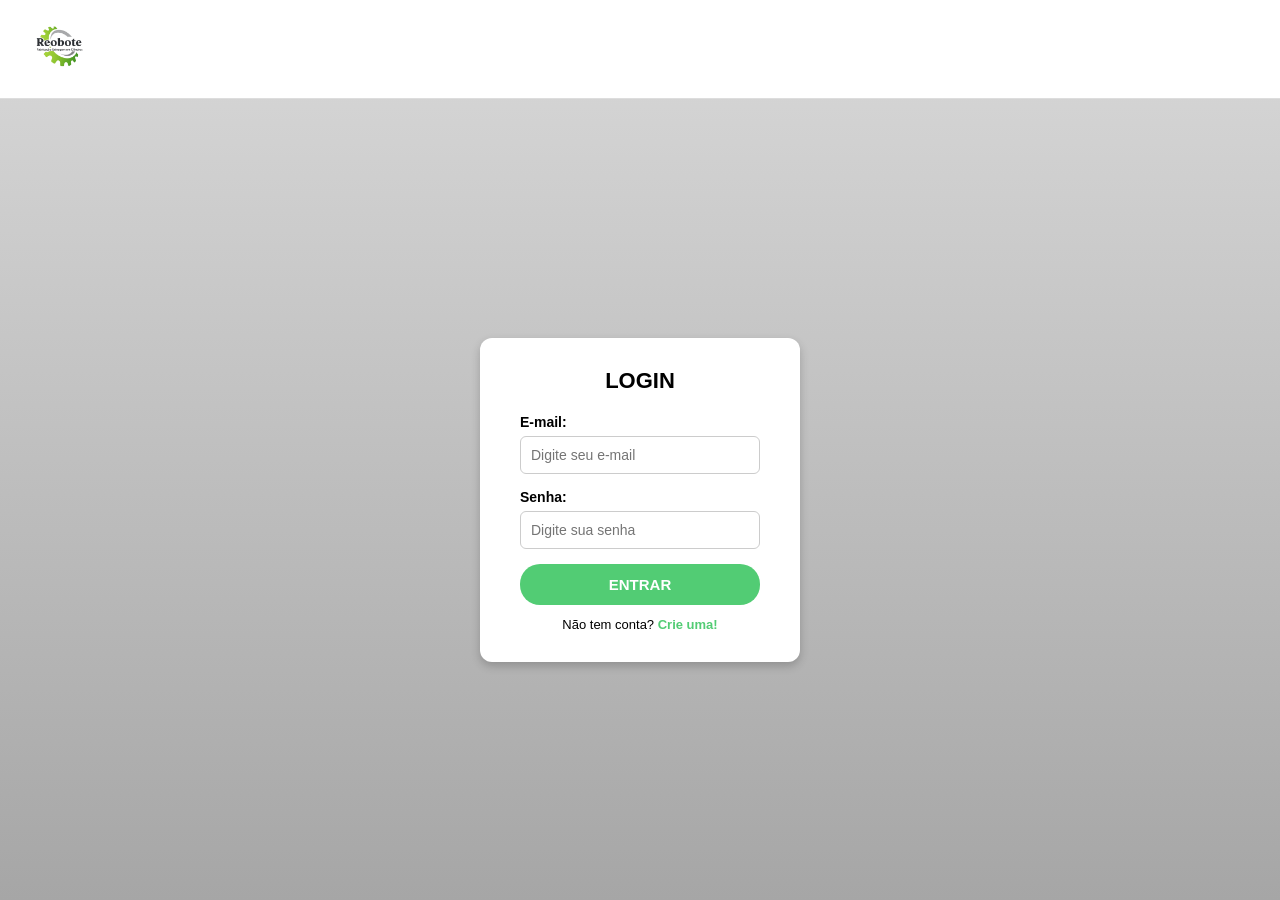
<file: src/main/resources/static/pages/perfil.html>
<!DOCTYPE html>
<html lang="pt-BR">
<!-- Define o tipo de documento e o idioma da página -->

<head>
  <meta charset="UTF-8">
  <!-- Garante que o texto use o padrão UTF-8 (acentos e caracteres especiais corretos) -->

  <meta name="viewport" content="width=device-width, initial-scale=1.0">
  <!-- Faz o layout se adaptar a dispositivos móveis (responsividade) -->

  <title>Perfil - Reobote</title>
  <!-- Título exibido na aba do navegador -->

  <link rel="stylesheet" href="../css/perfil.css">
  <!-- Importa o arquivo CSS com o estilo da página de perfil -->

  <link rel="icon" type="image/png" href="../img/Logo_Reobote.png" />
  <!-- Define o ícone que aparece na aba do navegador -->
</head>

<body>

	<!-- ====== CABEÇALHO ====== -->
	<header class="header">
	  <div class="container">
	    <div class="logo-section">
	      <!-- A logo volta para o index principal -->
	      <a href="../index.html" id="logoHome">
	        <img src="../img/Logo_Reobote.png" alt="Reobote" class="logo-img">
	      </a>
	    </div>

	    <button id="logoutBtn" class="btn-logout">Logout</button>
	  </div>
	</header>


  <!-- ====== CONTEÚDO PRINCIPAL ====== -->
  <main class="profile-container">
    <div class="profile-card">
      <h2 class="profile-title">PERFIL</h2>
      <!-- Título principal da seção de perfil -->

	  <button id="btnMeusPedidos" class="btn-pedidos" style="display:none;">
	    Ver meus pedidos
	  </button>

	  
      <!-- Formulário que exibe e permite editar os dados do usuário -->
      <form id="usuarioLogado" class="profile-form">
        
        <!-- Campo: Nome do usuário (somente leitura) -->
        <label>Nome:</label>
        <input id="nome" type="text" readonly>

        <!-- Campo: E-mail com ícone de edição -->
        <label>Email:</label>
        <div class="input-wrapper">
          <input id="email" type="email" readonly>
          <!-- Ícone ✎ que permite ativar a edição do campo -->
          <span class="edit-icon" data-edit="email"></span>
        </div>

        <!-- Campo: Telefone com ícone de edição -->
        <label>Telefone:</label>
        <div class="input-wrapper">
          <input id="telefone" type="text" readonly>
          <span class="edit-icon" data-edit="telefone"></span>
        </div>

        <!-- Campo: CPF ou CNPJ do usuário -->
        <label>CPF/CNPJ:</label>
        <input id="cpfCnpj" type="text" readonly>

        <!-- Campo: Senha com ícone de edição -->
		<label>Senha:</label>
		<div class="input-wrapper">
		  <input id="senha" type="password" readonly>
		  <span class="toggle-password" id="toggleSenha">Exibir senha️</span>
		  <span class="edit-icon" data-edit="senha">✎</span>
		</div>

        <!-- Botão para salvar alterações feitas nos campos -->
        <button type="submit" class="btn btn-primary">SALVAR ALTERAÇÕES</button>
      </form>
    </div>
  </main>

  <!-- ====== SCRIPT ====== -->
  <script src="../script/scriptPerfil.js"></script>
  <!-- Importa o script JavaScript que gerencia o comportamento da página:
       - Logout
       - Edição dos campos
       - Salvamento de dados atualizados -->
</body>

</html>
</file>
<file: src/main/resources/static/css/estilos.css>
/* ===== RESET & VARS ===== */
* { box-sizing: border-box; margin: 0; padding: 0; }
:root{
  --primary-green: #52cc74;
  --dark: #222;
  --muted: #7a7a7a;
  --bg: #f6f7f8;
  --card-bg: #ffffff;
  --accent: #e6e6e6;
  --container-width: 1200px;
  --radius: 14px;
  --shadow: 0 8px 30px rgba(0,0,0,0.12);
  font-size: 16px;
}

html, body {
  height: 100%;
  font-family: "Poppins", system-ui, -apple-system, "Segoe UI", Roboto, "Helvetica Neue", Arial;
  color: var(--dark);
  background: var(--bg);
}

/* ===== CONTAINER CENTRAL ===== */
.container {
  width: 92%;
  max-width: var(--container-width);
  margin: 0 auto;
}

/* ===== HEADER ===== */
.header {
  width: 100%;
  background: linear-gradient(180deg, rgba(255,255,255,0.95), rgba(255,255,255,0.9));
  position: fixed;
  top: 0;
  left: 0;
  z-index: 1000;
  backdrop-filter: blur(4px);
  box-shadow: 0 2px 6px rgba(0,0,0,0.1);
}
.header-inner {
  display: flex;
  align-items: center;
  gap: 20px;
  padding: 14px 0;
}
.logo img { height: 64px; display:block; }

/* Nav */
.nav-menu {
  display:flex;
  gap:24px;
  align-items:center;
  margin-left: 20px;
  flex: 1;
  justify-content: center;
}
.nav-link {
  color: var(--dark);
  text-decoration: none;
  font-weight: 600;
  letter-spacing: 0.2px;
  padding: 6px 4px;
  transition: color .2s, transform .15s;
}
.nav-link:hover { color: var(--primary-green); transform: translateY(-2px); }

/* Buttons */
.nav-buttons { display:flex; gap:10px; align-items:center; justify-content:flex-end; }
.btn {
  display:inline-block;
  padding: 8px 16px;
  border-radius: 999px;
  text-decoration:none;
  font-weight:600;
  font-size: 0.9rem;
  transition: all .25s ease;
  border: 2px solid transparent;
}
.btn-login { background: var(--primary-green); color: #fff; box-shadow: 0 6px 18px rgba(82,204,116,0.12); }
.btn-outline { background: transparent; color: var(--primary-green); border-color: var(--primary-green); }
.btn-cta { background: var(--primary-green); color: #fff; padding: 10px 20px; border-radius: 10px; }

/* ===== CARROSSEL ===== */
.carrossel {
  position: relative;
  margin-top: 80px; 
  overflow: hidden;
  border-bottom: 4px solid rgba(0,0,0,0.06);
  background: #000;
}

.slides-wrapper { 
  position: relative; 
  width: 100%; 
  height: 720px; /* altura maior para destaque inicial */
}

.slide { position: absolute; inset: 0; opacity: 0; transition: opacity 0.9s ease; }
.slide.active { opacity: 1; z-index: 1; }
.slide img { width: 100%; height: 100%; object-fit: cover; display:block; filter: brightness(0.55); }

/* hero text */
.hero-content {
  position: absolute;
  left: 50%;
  top: 50%;
  transform: translate(-50%, -50%);
  color: #fff;
  text-align: center;
  z-index: 3;
  max-width: 900px;
  padding: 18px;
}
.hero-content h1 { font-size: 3rem; letter-spacing: 1px; margin-bottom: 12px; text-transform: uppercase; font-weight:700; }
.hero-content p { font-size: 1.1rem; margin-bottom: 20px; color: rgba(255,255,255,0.9); }

/* Ícone de perfil */
.user-circle {
  width: 40px;
  height: 40px;
  border: 2px solid #333;
  border-radius: 50%;
  display: flex;
  align-items: center;
  justify-content: center;
}

/* Ícone de perfil (imagem) */
.profile-img {
  width: 100%;
  height: 100%;
  border-radius: 50%; /* Torna a imagem circular */
  object-fit: cover;  /* Ajusta a imagem para não distorcer */
}

/* Link do ícone de perfil */
.user-circle a {
  display: block;
  width: 100%;
  height: 100%;
  text-decoration: none; /* Remove o sublinhado do link */
  color: inherit; /* Não altera a cor do ícone */
}

/* Adiciona um efeito visual de hover no ícone de perfil */
.user-circle a:hover {
  opacity: 0.8;
}

/* nav arrows */
.prev, .next {
  position: absolute;
  top: 50%;
  transform: translateY(-50%);
  width: 44px;
  height: 44px;
  border-radius: 50%;
  background: rgba(0,0,0,0.35);
  color: #fff;
  border: none;
  display: flex;
  align-items:center;
  justify-content:center;
  font-size:18px;
  cursor:pointer;
  z-index: 4;
}
.prev { left: 14px; }
.next { right: 14px; }
.prev:hover, .next:hover { background: rgba(0,0,0,0.6); }

/* dots */
.dots { position: absolute; bottom: 14px; left: 50%; transform: translateX(-50%); display:flex; gap:6px; z-index:5; }
.dot { width: 10px; height: 10px; border-radius:50%; background: rgba(255,255,255,0.35); cursor:pointer; }
.dot.active { background: var(--primary-green); box-shadow: 0 4px 10px rgba(82,204,116,0.2); }

/* ===== FEATURES / CONTADORES ===== */
.features { padding: 60px 0; background: linear-gradient(180deg, #f7f7f7, #ffffff); }
.features-inner { display:flex; gap:40px; align-items:center; justify-content: center; }
.counter-box { display:flex; flex-direction:column; align-items:center; gap:6px; min-width: 140px; }
.counter { font-size: 3rem; font-weight:700; color: var(--primary-green); line-height: 1; }
.counter-box p { color: var(--muted); font-weight:600; }

/* ===== ABOUT ===== */
.about { padding: 60px 0; background: var(--bg); }
.section-title { font-size: 2rem; margin-bottom: 20px; text-align:center; text-transform: uppercase; letter-spacing: 1px; color: var(--dark); }
.about-content { display:flex; gap:24px; align-items: flex-start; justify-content: center; margin-top: 10px; }
.about-card { background: var(--card-bg); padding: 20px; border-radius: var(--radius); box-shadow: var(--shadow); max-width: 800px; }
.about-card p { color: #444; line-height: 1.6; font-size: 1rem; }

/* ===== SERVICES ===== */
.services { padding: 60px 0; background: #f2f2f200; }
.services-grid { display:grid; grid-template-columns: repeat(3, 1fr); gap:20px; margin-top: 20px; }
.service-card { background: #fff; border-radius: 12px; overflow: hidden; box-shadow: var(--shadow); display:flex; flex-direction:column; transition: transform .25s; }
.service-card:hover { transform: translateY(-6px); }
.service-media img { width:100%; height: 200px; object-fit: cover; display:block; filter: brightness(.96); }
.service-body { padding: 16px; }
.service-body h4 { font-size: 1.1rem; margin-bottom: 6px; text-transform: uppercase; }
.service-body p { color: #666; font-size: 0.95rem; line-height:1.5; }


/* ====== SEÇÃO QUEM SOMOS ====== */
.about-section {
  padding: 80px 10%;
  background: linear-gradient(180deg, #e7e5e58e, #f9f9f9);
  text-align: center;
  animation: fadeIn 1s ease-in-out;
  margin-top: 80px;
}

/* Título principal */
.section-title {
  font-size: 2.2rem;
  font-weight: 700;
  margin-bottom: 40px;
  color: #2d2d2d;
  position: relative;
  text-transform: uppercase;
}

.section-title::after {
  content: "";
  display: block;
  width: 80px;
  height: 4px;
  background: #00c08b; /* Verde destaque */
  margin: 10px auto 0;
  border-radius: 2px;
}

/* Container principal */
.about-content {
  display: flex;
  align-items: center;
  justify-content: center;
}

/* Texto */
.about-text {
  max-width: 1000px;
  color: #555;
  font-size: 1.05rem;
  line-height: 1.6;
}

/* Cards */
.about-items {
  display: flex;
  justify-content: center;
  gap: 24px;
  flex-wrap: wrap;
  margin-top: 40px;
}

.about-item {
  flex: 1 1 30%;
  background: #fff;
  border-left: 5px solid #00c08b;
  border-radius: 12px;
  padding: 24px 20px;
  box-shadow: 0 4px 10px rgba(0, 0, 0, 0.05);
  transition: all 0.3s ease;
  text-align: left;
  display: flex;
  align-items: flex-start;
  gap: 15px;
}

.about-item:hover {
  transform: translateY(-5px);
  box-shadow: 0 6px 14px rgba(0, 0, 0, 0.08);
}

/* Ícones */
.about-item i {
  font-size: 1.8rem;
  color: #00c08b;
  flex-shrink: 0;
}

/* Título e texto dos cards */
.about-item h3 {
  font-size: 1.2rem;
  color: #222;
  margin-bottom: 5px;
}

.about-item p {
  font-size: 1rem;
  color: #666;
  margin: 0;
}

/* Animação */
@keyframes fadeIn {
  from { opacity: 0; transform: translateY(30px); }
  to { opacity: 1; transform: translateY(0); }
}

/* Responsivo */
@media (max-width: 900px) {
  .about-items {
    flex-direction: column;
    align-items: center;
  }

  .about-item {
    width: 100%;
    max-width: 600px;
  }
}


/* Banner*/
.service-media { margin-top: 0; margin-bottom: 0; height: 200px; overflow: hidden; }
.service-media img { filter: none; }


/* Título */
.mvv .section-title {
  font-size: 2.2rem;
  font-weight: 700;
  margin-bottom: 40px;
  color: #2d2d2d;
  position: relative;
  text-transform: uppercase;
}

.mvv .section-title::after {
  content: "";
  display: block;
  width: 80px;
  height: 4px;
  background: #00c08b;
  margin: 10px auto 0;
  border-radius: 2px;
}

/* Grid dos cards */
.mvv-grid {
  display: flex;
  justify-content: center;
  align-items: stretch;
  flex-wrap: wrap;
  gap: 24px;
}

/* Card */
.mvv-card {
  flex: 1 1 30%;
  background: #fff;
  border-left: 5px solid #00c08b;
  border-radius: 12px;
  padding: 28px 24px;
  box-shadow: 0 4px 10px rgba(0, 0, 0, 0.05);
  transition: all 0.3s ease;
  text-align: left;
  display: flex;
  flex-direction: column;
  justify-content: flex-start;
}

.mvv-card:hover {
  transform: translateY(-5px);
  box-shadow: 0 6px 14px rgba(0, 0, 0, 0.08);
}

/* Ícones opcionais */
.mvv-card i {
  font-size: 1.8rem;
  color: #00c08b;
  margin-bottom: 10px;
}

/* Títulos e textos */
.mvv-card h4 {
  font-size: 1.2rem;
  color: #222;
  margin-bottom: 8px;
}

.mvv-card p {
  font-size: 1rem;
  color: #666;
  line-height: 1.6;
}

/* Responsivo */
@media (max-width: 900px) {
  .mvv-grid {
    flex-direction: column;
    align-items: center;
  }

  .mvv-card {
    width: 100%;
    max-width: 600px;
  }
}

/* Animação de entrada */
@keyframes fadeIn {
  from { opacity: 0; transform: translateY(30px); }
  to { opacity: 1; transform: translateY(0); }
}

/* ===== CONTACT ===== */
.contact { padding: 60px 0; background: #000000; color: #fff; }
.contact-inner { display:flex; gap:20px; align-items: flex-start; }
.contact-info { flex: 1; padding-right: 0; }
.contact-title { color: var(--primary-green); font-size: 1.6rem; margin-bottom: 16px; }
.contact-info p { color: rgba(255,255,255,0.9); margin-bottom: 10px; font-size: 1rem; }
.contact-actions { margin-top: 16px; display:flex; gap:10px; }
.contact-map { flex: 1.2; }

/* ===== RODAPÉ ===== */
.footer { padding: 12px 0; background: #0f0f0f; color: #bbb; }
.footer-inner { display:flex; justify-content:space-between; align-items:center; gap: 12px; }

/* ===== RESPONSIVO ===== */
@media (max-width: 1100px) {
  .slides-wrapper { height: 600px; }
  .hero-content h1 { font-size: 2.2rem; }
  .services-grid { grid-template-columns: repeat(2, 1fr); }
  .about-content { flex-direction: column; }
  .mvv-grid { grid-template-columns: 1fr; }
  .mvv { padding: 60px 0; }
  .contact { padding: 50px 0; }
}

@media (max-width: 768px) {
  .nav-menu { display:none; }
  .slides-wrapper { height: 480px; }
  .hero-content h1 { font-size: 1.8rem; }
  .features-inner { flex-direction: column; gap: 14px; }
  .services-grid { grid-template-columns: 1fr; }
  .contact-inner { flex-direction: column; }
  .prev, .next { width:40px; height:40px; font-size:16px; }
  .contact-map iframe { height: 300px; }
  .container { width: 95%; }
  .features, .about, .services, .contact { padding: 50px 0; }
  .mvv { padding: 50px 0; }
}

@media (max-width: 420px) {
  .slides-wrapper { height: 360px; }
  .hero-content h1 { font-size: 1.2rem; }
  .hero-content p { display:none; }
}

/* === Exibir apenas header + carrossel ao abrir === */
#restante {
  opacity: 0;
  pointer-events: none;
  transform: translateY(60px);
  transition: all 0.7s ease;
}

#restante.visivel {
  opacity: 1;
  pointer-events: auto;
  transform: translateY(0);
}
</file>
<file: src/main/resources/static/css/cadastro.css>
/* ============================= */
/* Reset básico */
* {
  margin: 0;
  padding: 0;
  box-sizing: border-box;
  font-family: Arial, sans-serif;
}

/* ============================= */
/* Body */
body {
  background: linear-gradient(to bottom, #999, #e0e0e0);
  display: flex;
  justify-content: center;
  align-items: center;
  min-height: 100vh;       /* Tamanho da tela sem ultrapassar */
  padding-top: 100px;      /* Espaço para o cabeçalho fixo */
}

/* ============================= */
/* Formulário container */
.form-container {
  background-color: #fff;
  border-radius: 20px;
  padding: 10px 40px;
  box-shadow: 0 5px 25px rgba(0,0,0,0.15);
  max-width: 500px;
  width: 150%;
  height: 600px;
  align-items: center;
}

/* Título */
.form-container h2 {
  text-align: center;
  margin-bottom: 25px;
  font-size: 1.8rem;
  color: #000;
}

/* Labels */
.form-container label {
  font-weight: bold;
  color: #000;
  margin-bottom: 5px;
  display: block;
}

.required {
  color: red;
}

/* Inputs */
.form-container input, .form-container select {
  width: 100%;
  padding: 10px 12px;
  margin-bottom: 15px;
  border: 1px solid #ccc;
  border-radius: 12px;
  font-size: 1rem;
  background-color: #f5f5f5;
}

.form-container input:focus, .form-container select:focus {
  border-color: #4a90e2;
  outline: none;
}

/* Linha dupla de campos */
.double-field {
  display: flex;
  gap: 10px;
}

.double-field input, .double-field select {
  flex: 1;
}

/* Botão */
.btn-cadastro {
  width: 100%;
  padding: 12px 0;
  background-color: #52cc74; /* verde do protótipo */
  color: #fff;
  font-weight: bold;
  font-size: 1.1rem;
  border: none;
  border-radius: 12px;
  cursor: pointer;
  transition: background-color 0.3s;
}

.btn-cadastro:hover {
  background-color: #52cc74;
}

/* Responsividade */
@media (max-width: 500px) {
  .form-container {
    padding: 20px;
  }
  .double-field {
    flex-direction: column;
  }
}

/* ============================= */
/* Header */
.header {
  position: fixed;
  top: 0;
  left: 0;
  width: 150%;
  height: 100px;
  background: white;
  padding: 5px 10px;
  border-bottom: 1px solid #ddd;
  z-index: 1000;
}

.header .container {
  display: flex;
  justify-content: space-between;
  align-items: center;
}

.logo-section {
  display: flex;
  align-items: center;
  gap: 8px;
}

/* Logo */
.logo-img {
  height: 90px; /* Ajuste o tamanho da logo conforme necessário */
  width: auto;
  align-items: center;
}

/* Logo */
.header .logo img {
  width: 30px; /* Ajuste o tamanho da logo conforme necessário */
  cursor: pointer;
}

/* Ícone de perfil */
.profile-icon img {
  width: 40px; /* Tamanho do ícone de perfil */
  height: 40px;
  border-radius: 50%; /* Torna o ícone circular */
  cursor: pointer;
  transition: opacity 0.3s ease;
}

.profile-icon img:hover {
  opacity: 0.8; /* Efeito de hover */
}
</file>
<file: src/main/resources/static/css/cliente.css>
/* ===== RESET ===== */
* {
  margin: 0;
  padding: 0;
  box-sizing: border-box;
  font-family: "Arial", sans-serif;
}

body {
  background: linear-gradient(to bottom, #d9d9d9, #f7f7f7);
  min-height: 100vh;
  display: flex;
  flex-direction: column;
}

/* ===== HEADER MENOR ===== */
header {
  width: 100%;
  background: white;
  padding: 10px 25px;
  display: flex;
  justify-content: space-between;
  align-items: center;
  border-bottom: 1px solid #ccc;
  position: relative; /* NECESSÁRIO */
}

header img {
  height: 48px;
}

header .icon-user {
  font-size: 28px;
  color: #333;
  cursor: pointer;
  position: absolute;
  right: 25px;
  top: 50%;
  transform: translateY(-50%);
}

/* ===== TÍTULO ===== */
header .titulo-header {
  position: absolute;
  left: 50%;
  transform: translateX(-50%);
  font-size: 1.6rem;
  font-weight: bold;
  color: #333;
}


/* ===== GRID DOS PEDIDOS ===== */
.pedidos-container {
  max-width: 1400px;
  margin: 0 auto;
  padding: 20px;
  display: grid;
  grid-template-columns: repeat(auto-fit, minmax(380px, 1fr));
  gap: 25px;
}

/* ===== CARD DO PEDIDO ===== */
.pedido-card {
  background: white;
  border-radius: 20px;
  padding: 22px;
  box-shadow: 0 4px 12px rgba(0,0,0,0.1);
  transition: 0.2s ease-in-out;
}

.pedido-card:hover {
  transform: translateY(-4px);
}

/* ===== INFORMAÇÕES ===== */
.pedido-card h3 {
  margin-bottom: 10px;
  font-size: 1.4rem;
  color: #222;
}

.pedido-card p {
  margin: 4px 0;
  font-size: 0.95rem;
  color: #444;
}

.pedido-card strong {
  color: #222;
}

/* ===== IMAGEM DO PEDIDO ===== */
.imagem-pedido {
  margin-top: 15px;
  text-align: center;
}

.imagem-pedido img {
  max-width: 100%;
  border-radius: 12px;
  box-shadow: 0 2px 6px rgba(0,0,0,0.1);
}

/* ===== STATUS ===== */
.status {
  margin-top: 15px;
  padding: 10px;
  text-align: center;
  font-weight: bold;
  border-radius: 10px;
  color: white;
  font-size: 1rem;
}

/* CORES DOS STATUS */
.status.a-fazer { background: #ff7043; }       /* laranja */
.status.andamento { background: #1976d2; }    /* azul */
.status.pronto { background: #43a047; }       /* verde */
.status.cancelado { background: #d32f2f; }    /* vermelho */

/* ===== RESPONSIVIDADE ===== */
@media (max-width: 768px) {
  header img {
    height: 38px;
  }

  h2.titulo {
    font-size: 1.6rem;
  }

  .pedido-card {
    padding: 18px;
  }
}
</file>
<file: src/main/resources/static/css/confirmacaoPedido.css>
/* Reset de margens e padding */
* {
  margin: 0;
  padding: 0;
  box-sizing: border-box;
}

body {
  font-family: Arial, sans-serif;
  background-color: #f5f5f5;
  display: flex;
  justify-content: center;
  align-items: center;
  height: 100vh;
  margin: 0;
}

/* Header */
.header {
  position: fixed;
  top: 0;
  left: 0;
  width: 100%;
  background: white;
  padding: 12px 24px;
  border-bottom: 1px solid #ddd;
  z-index: 1000;
}

.header .container {
  display: flex;
  justify-content: space-between;
  align-items: center;
}

.logo-section {
  display: flex;
  align-items: center;
  gap: 8px;
}

/* Logo */
.logo-img {
  height: 40px; /* Ajuste o tamanho da logo conforme necessário */
  width: auto;
}

/* Ícone de perfil */
.user-circle {
  width: 40px;
  height: 40px;
  border: 2px solid #333;
  border-radius: 50%;
  display: flex;
  align-items: center;
  justify-content: center;
}

/* Ícone de perfil (imagem) */
.profile-img {
  width: 100%;
  height: 100%;
  border-radius: 50%; /* Torna a imagem circular */
  object-fit: cover;  /* Ajusta a imagem para não distorcer */
}

/* Link do ícone de perfil */
.user-circle a {
  display: block;
  width: 100%;
  height: 100%;
  text-decoration: none; /* Remove o sublinhado do link */
  color: inherit; /* Não altera a cor do ícone */
}

/* Adiciona um efeito visual de hover no ícone de perfil */
.user-circle a:hover {
  opacity: 0.8;
}

/* Caixa de Confirmação */
.confirmation-container {
  background-color: white;
  padding: 40px 30px;
  border-radius: 12px;
  box-shadow: 0 4px 15px rgba(0, 0, 0, 0.2);
  max-width: 500px;
  width: 100%;
  text-align: center;
  margin-top: 80px; /* Espaço para o cabeçalho */
}

.confirmation-box h2 {
  font-size: 28px;
  margin-bottom: 20px;
  color: #333;
}

.confirmation-box p {
  font-size: 18px;
  color: #555;
  margin-bottom: 20px;
}

.btn-back {
  padding: 12px 24px;
  background-color: #52cc74;
  color: white;
  font-size: 16px;
  font-weight: bold;
  border: none;
  border-radius: 8px;
  cursor: pointer;
}

.btn-back:hover {
  background-color: #52cc74;
}
</file>
<file: src/main/resources/static/css/contatos.css>
/* ===== Container geral ===== */
.contato-container {
  display: flex;
  justify-content: center;
  align-items: center;
  min-height: 100vh;
  background-color: #f5f5f5;
  padding: 20px;
  font-family: Arial, sans-serif;
}

/* ===== Caixa principal ===== */
.contato-box {
  background-color: #fff;
  padding: 40px 30px;
  border-radius: 12px;
  box-shadow: 0 4px 15px rgba(0,0,0,0.2);
  max-width: 400px;
  width: 100%;
  text-align: center;
}

/* ===== Título ===== */
.contato-box h2 {
  font-size: 28px;
  margin-bottom: 30px;
  color: #333;
  letter-spacing: 1px;
}

/* ===== Informações ===== */
.contato-info {
  display: flex;
  flex-direction: column;
  gap: 20px;
  margin-bottom: 25px;
}

.info-item {
  display: flex;
  align-items: center;
  gap: 15px;
  font-size: 18px;
  color: #555;
}

.info-item img {
  width: 32px;
  height: 32px;
}

/* ===== Mensagem ===== */
.mensagem {
  font-size: 16px;
  color: #666;
  line-height: 1.5;
}
/* Header */
.header {
  position: fixed;
  top: 0;
  left: 0;
  width: 100%;
  background: white;
  padding: 12px 24px;
  border-bottom: 1px solid #ddd;
  z-index: 1000;
}

.header .container {
  display: flex;
  justify-content: space-between;
  align-items: center;
  width: 100%;
}

.logo-section {
  display: flex;
  align-items: center;
  gap: 8px;
}

/* Logo */
.logo-img {
  height: 40px; 
  width: auto;
}

/* Ícone de perfil */
.user-circle {
  width: 40px;
  height: 40px;
  border: 2px solid #333;
  border-radius: 50%;
  display: flex;
  align-items: center;
  justify-content: center;
  position: absolute;
  right: 24px;
}

/* Ícone de perfil (imagem) */
.profile-img {
  width: 100%;
  height: 100%;
  border-radius: 50%;
  object-fit: cover;  
}

/* Link do ícone de perfil */
.user-circle a {
  display: block;
  width: 100%;
  height: 100%;
  text-decoration: none;
  color: inherit; 
}

/* Adiciona um efeito visual de hover no ícone de perfil */
.user-circle a:hover {
  opacity: 0.8;
}
</file>
<file: src/main/resources/static/css/editarEndereco.css>
body {
    margin: 0;
    font-family: Arial, Helvetica, sans-serif;
    background: linear-gradient(to right, #cfd1d2, #9fa0a0);
}

.container {
    display: flex;
    justify-content: center;
    align-items: center;
    height: 100vh;
}

.form-box {
    background: white;
    padding: 40px 50px;
    border-radius: 15px;
    box-shadow: 0 4px 10px rgba(0, 0, 0, 0.2);
    width: 400px;
    text-align: left;
}

.form-box h2 {
    text-align: center;
    margin-bottom: 30px;
    font-size: 22px;
    font-weight: bold;
}

label {
    font-weight: bold;
    display: block;
    margin-top: 15px;
}

input, select {
    width: 100%;
    padding: 10px;
    margin-top: 6px;
    border: 1px solid #ccc;
    border-radius: 20px;
    box-sizing: border-box;
    outline: none;
}

input:focus, select:focus {
    border-color: #55d67b;
}

.linha-dupla {
    display: flex;
    justify-content: space-between;
    gap: 10px;
}

.linha-dupla div {
    flex: 1;
}

.obrigatorio {
    color: red;
}

.botoes {
    display: flex;
    flex-direction: column;
    align-items: center;
    margin-top: 25px;
}

.btn-salvar {
    background-color: #55d67b;
    color: white;
    font-weight: bold;
    padding: 12px;
    border: none;
    border-radius: 25px;
    cursor: pointer;
    width: 80%;
    transition: 0.3s;
}

.btn-salvar:hover {
    background-color: #47b668;
}
</file>
<file: src/main/resources/static/css/funcionario.css>
/* ===== RESET ===== */
* {
  margin: 0;
  padding: 0;
  box-sizing: border-box;
  font-family: 'Arial', sans-serif;
}

/* ===== BODY ===== */
body {
  background: linear-gradient(to bottom, #d9d9d9, #f7f7f7);
  min-height: 100vh;
  display: flex;
  flex-direction: column;
  align-items: center;
}

/* ===== HEADER ===== */
.header {
  position: fixed;
  top: 0;
  left: 0;
  width: 100%;
  background: #fff;
  border-bottom: 1px solid #ccc;
  display: flex;
  justify-content: space-between;
  align-items: center;
  padding: 10px 25px;
  z-index: 1000;
}

.logo img {
  height: 60px;
  cursor: pointer;
}

.user-icon img {
  width: 45px;
  height: 45px;
  border-radius: 50%;
  transition: 0.3s;
}

.user-icon img:hover {
  opacity: 0.8;
}

/* ===== CONTEÚDO ===== */
.main-container {
  width: 90%;
  max-width: 1200px;
  margin-top: 120px;
  text-align: center;
}

.main-container h1 {
  font-size: 28px;
  color: #333;
  margin-bottom: 25px;
}

/* ===== CONTAINER DE PEDIDOS ===== */
.pedidos-container {
  display: grid;
  grid-template-columns: repeat(auto-fill, minmax(320px, 1fr));
  gap: 20px;
  padding-bottom: 40px;
}

/* ===== CARD DO PEDIDO ===== */
.pedido-card {
  background: #fff;
  border-radius: 15px;
  box-shadow: 0px 4px 10px rgba(0,0,0,0.1);
  padding: 20px;
  text-align: left;
  display: flex;
  flex-direction: column;
  justify-content: space-between;
  transition: transform 0.2s ease;
}

.pedido-card:hover {
  transform: translateY(-5px);
}

/* ===== INFORMAÇÕES ===== */
.pedido-info h2 {
  color: #52cc74;
  font-size: 20px;
  margin-bottom: 10px;
}

.pedido-info p {
  font-size: 14px;
  color: #333;
  margin-bottom: 6px;
}

/* ===== AÇÕES ===== */
.pedido-acoes {
  display: flex;
  justify-content: space-between;
  align-items: center;
  margin-top: 15px;
}

.status-select {
  padding: 8px 10px;
  border-radius: 8px;
  border: 1px solid #ccc;
  font-size: 14px;
  font-weight: bold;
}

/* ===== CORES DOS STATUS ===== */
.status-select.a-fazer {
  color: #e74c3c; /* vermelho */
}

.status-select.em-andamento {
  color: #f1c40f; /* amarelo */
}

.status-select.pronto {
  color: #2ecc71; /* verde */
}

/* ===== BOTÕES ===== */
.btn-confirmar {
  background-color: #52cc74;
  color: white;
  border: none;
  padding: 10px 18px;
  border-radius: 20px;
  font-weight: bold;
  font-size: 14px;
  cursor: pointer;
  transition: 0.3s;
}

.btn-confirmar:hover {
  background-color: #45b867;
}

.pedido-header {
  display: flex;
  justify-content: space-between;
  align-items: center;
}

.btn-excluir {
  background: transparent;
  border: none;
  cursor: pointer;
  font-size: 20px;
  transition: 0.2s;
}

.btn-excluir:hover {
  color: red;
  transform: scale(1.2);
}

.pedido-imagem {
  margin-top: 10px;
  text-align: center;
}

.pedido-imagem img {
  width: 100%;
  max-width: 250px;
  height: auto;
  border-radius: 12px;
  box-shadow: 0 2px 5px rgba(0,0,0,0.2);
}

.link-imagem {
  color: #007bff;
  text-decoration: none;
  font-weight: bold;
}

.link-imagem:hover {
  text-decoration: underline;
  color: #0056b3;
}

.historico-btn-container {
  margin-top: 30px;
  text-align: center;
}

.btn-historico {
  display: inline-block;
  padding: 12px 25px;
  background-color: #52cc74;
  color: white;
  border-radius: 8px;
  font-size: 18px;
  text-decoration: none;
  font-weight: 600;
  transition: 0.3s;
}

.btn-historico:hover {
  background-color: #45b867;
}



/* ===== RESPONSIVIDADE ===== */
@media (max-width: 768px) {
  .pedido-card {
    padding: 15px;
  }

  .pedido-info h2 {
    font-size: 18px;
  }

  .pedido-info p {
    font-size: 13px;
  }

  .btn-confirmar {
    font-size: 13px;
    padding: 8px 14px;
  }
}
</file>
<file: src/main/resources/static/css/historico.css>
body {
    font-family: Arial, sans-serif;
    background: #f2f2f2;
    padding: 20px;
}

header h1 {
    text-align: center;
    margin-bottom: 20px;
    color: #333;
}

.historico-container {
    display: flex;
    flex-direction: column;
    gap: 20px;
}

.card-pedido {
    background: white;
    padding: 15px;
    border-radius: 10px;
    box-shadow: 0 2px 4px rgb(0 0 0 / 15%);
}

.card-header {
    display: flex;
    justify-content: space-between;
    font-weight: bold;
    margin-bottom: 10px;
}

.status {
    padding: 5px 10px;
    border-radius: 6px;
    color: white;
    font-size: 0.9rem;
}

.status.A_FAZER     { background: #777; }
.status.EM_PRODUCAO { background: #007bff; }
.status.FINALIZADO  { background: #28a745; }
.status.CANCELADO   { background: #dc3545; }

.card-body p {
    margin: 4px 0;
    color: #444;
}
</file>
<file: src/main/resources/static/css/login.css>
/* Reset básico */
* {
  margin: 0;
  padding: 0;
  box-sizing: border-box;
  font-family: Arial, sans-serif;
}

body {
  background: linear-gradient(#d9d9d9, #a6a6a6);
  height: 100vh;
  display: flex;
  justify-content: center;
  align-items: center;
  flex-direction: column;
}

/* Header */
.header {
  position: fixed;
  top: 0;
  left: 0;
  width: 100%;
  background: white;
  padding: 12px 24px;
  border-bottom: 1px solid #ddd;
  z-index: 1000;
}

.header .container {
  display: flex;
  justify-content: space-between;
  align-items: center;
}

.logo-section {
  display: flex;
  align-items: center;
  gap: 8px;
}

/* Logo */
.logo-img {
  height: 70px; /* Ajuste o tamanho da logo conforme necessário */
  width: auto;
}

/* Caixa de login */
.login-container {
  background: white;
  padding: 30px 40px;
  border-radius: 12px;
  box-shadow: 0 4px 10px rgba(0,0,0,0.2);
  width: 320px;
  text-align: center;
  margin-top: 100px; /* espaço por causa do header */
}

.login-container h2 {
  margin-bottom: 20px;
  font-size: 22px;
  font-weight: bold;
}

.login-container label {
  display: block;
  text-align: left;
  margin-bottom: 6px;
  font-weight: bold;
  font-size: 14px;
}

.login-container input {
  width: 100%;
  padding: 10px;
  margin-bottom: 15px;
  border: 1px solid #ccc;
  border-radius: 6px;
  font-size: 14px;
}

.btn-login {
  background: #52cc74;
  border: none;
  padding: 12px;
  width: 100%;
  border-radius: 20px;
  color: white;
  font-weight: bold;
  font-size: 15px;
  cursor: pointer;
  transition: 0.3s;
}

.btn-login:hover {
  background: #52cc74;
}

.signup-link {
  margin-top: 12px;
  font-size: 13px;
}

.signup-link a {
  color: #52cc74;
  text-decoration: none;
  font-weight: bold;
}

.signup-link a:hover {
  text-decoration: underline;
}
</file>
<file: src/main/resources/static/css/orçamento.css>
/* ===== RESET ===== */
* {
  margin: 0;
  padding: 0;
  box-sizing: border-box;
  font-family: Arial, sans-serif;
}

/* ===== FUNDO ===== */
body {
  display: flex;
  justify-content: center;
  align-items: center;
  min-height: 100vh;
  background: linear-gradient(to right, #dcdcdc, #f5f5f5);
  padding-top: 100px; /* Espaço para o cabeçalho fixo */
}

/* ===== CONTAINER ===== */
.orcamento-container {
  display: flex;
  justify-content: center;
  align-items: center;
  width: 100%;
  margin-top: 20px; /* Espaço extra opcional */
}

.orcamento-box {
  background: #fff;
  padding: 30px;
  border-radius: 20px;
  box-shadow: 0px 4px 15px rgba(0,0,0,0.1);
  width: 400px;
  text-align: center;
}

.orcamento-box h2 {
  margin-bottom: 20px;
}

/* ===== FORM ===== */
form {
  display: flex;
  flex-direction: column;
  gap: 15px;
  text-align: left;
}

label {
  font-weight: bold;
  font-size: 14px;
}

select, input[type="text"], input[type="number"] {
  width: 100%;
  padding: 8px;
  border: 1px solid #ccc;
  border-radius: 8px;
  margin-top: 4px;
}

.medidas {
  display: flex;
  justify-content: space-between;
  gap: 10px;
}

.medidas div {
  flex: 1;
}

/* ===== UPLOAD ===== */
.upload-box {
  display: flex;
  justify-content: center;
  align-items: center;
}

.upload-label {
  display: flex;
  justify-content: center;
  align-items: center;
  width: 120px;
  height: 90px;
  border: 2px dashed #ccc;
  border-radius: 12px;
  cursor: pointer;
  transition: 0.3s;
}

.upload-label:hover {
  border-color: #52cc74;
}

.upload-label img {
  width: 50px;
  opacity: 0.8;
}

/* ===== VALOR ===== */
.valor-estimado {
  margin-top: 10px;
  font-size: 14px;
  font-weight: bold;
}

.valor {
  font-size: 18px;
  font-weight: bold;
  margin-bottom: 15px;
}

/* ===== BOTÃO ===== */
.btn-confirmar {
  background: #52cc74;
  color: white;
  border: none;
  padding: 12px;
  border-radius: 20px;
  font-weight: bold;
  font-size: 14px;
  cursor: pointer;
  transition: 0.3s;
}

.btn-confirmar:hover {
  background: #52cc74;
}

/* ===== HEADER ===== */
.header {
  position: fixed;
  top: 0;
  left: 0;
  width: 100%;
  height: 100px;
  background: white;
  padding: 12px 24px;
  border-bottom: 1px solid #ddd;
  z-index: 1000;
}

.header .container {
  display: flex;
  justify-content: space-between;
  align-items: center;
}

.logo-section {
  display: flex;
  align-items: center;
  gap: 8px;
}

/* Logo */
.logo-img {
  height: 80px; /* Ajuste o tamanho da logo conforme necessário */
  width: auto;
}

/* Ícone de perfil */
.user-circle {
  width: 40px;
  height: 40px;
  border: 2px solid #333;
  border-radius: 50%;
  display: flex;
  align-items: center;
  justify-content: center;
}

/* Ícone de perfil (imagem) */
.profile-img {
  width: 100%;
  height: 100%;
  border-radius: 50%; /* Torna a imagem circular */
  object-fit: cover;  /* Ajusta a imagem para não distorcer */
}

/* Link do ícone de perfil */
.user-circle a {
  display: block;
  width: 100%;
  height: 100%;
  text-decoration: none; /* Remove o sublinhado do link */
  color: inherit; /* Não altera a cor do ícone */
}

/* Efeito de hover */
.user-circle a:hover {
  opacity: 0.8;
}
</file>
<file: src/main/resources/static/css/perfil.css>
/* Reset */
* {
  margin: 0;
  padding: 0;
  box-sizing: border-box;
  font-family: Arial, sans-serif;
}

/* Header */
.header {
  background: #fff;
  padding: 12px 24px;
  border-bottom: 1px solid #ddd;
}

.header .container {
  display: flex;
  justify-content: space-between;
  align-items: center;
}

.logo {
  text-decoration: none;
  text-decoration: #00000000;
}

.logo-section {
  display: flex;
  align-items: center;
  gap: 8px;
}

.logo-img {
  width: 35px;
  height: 35px;
  border-radius: 50%;
  background: #7cb34200;
}

.logo-text {
  font-size: 20px;
  font-weight: bold;
  color: #52cc74;
}

.user-circle {
  width: 40px;
  height: 40px;
  border: 2px solid #333;
  border-radius: 50%;
  display: flex;
  align-items: center;
  justify-content: center;
  font-size: 18px;
}

/* Fundo */
body {
  background: linear-gradient(to bottom, #dcdcdc, #a9a9a9);
  min-height: 100vh;
  display: flex;
  flex-direction: column;
}

/* Container do Perfil */
.profile-container {
  flex: 1;
  display: flex;
  justify-content: center;
  align-items: center;
  padding: 40px 20px;
}

.profile-card {
  background: #fff;
  padding: 32px;
  border-radius: 12px;
  box-shadow: 0 4px 10px rgba(0,0,0,0.2);
  width: 100%;
  max-width: 400px;
  text-align: center;
}

.profile-title {
  font-size: 22px;
  font-weight: bold;
  margin-bottom: 16px;
}

.profile-icon {
  font-size: 40px;
  margin-bottom: 20px;
}

/* Formulário */
.profile-form {
  display: flex;
  flex-direction: column;
  gap: 14px;
  text-align: left;
}

label {
  font-weight: bold;
  font-size: 14px;
  margin-bottom: 4px;
}

input {
  width: 100%;
  padding: 8px;
  border: 1px solid #ddd;
  border-radius: 8px;
  font-size: 14px;
  background: #f4f4f4;
}

.input-wrapper {
  position: relative;
}

.input-wrapper .edit-icon {
  position: absolute;
  right: 10px;
  top: 50%;
  transform: translateY(-50%);
  font-size: 14px;
  cursor: pointer;
  color: #555;
}

/* Botões */
.btn {
  padding: 10px;
  border: none;
  border-radius: 8px;
  font-size: 14px;
  font-weight: bold;
  cursor: pointer;
  margin-top: 10px;
}

.btn-primary {
  background: #52cc74;
  color: #fff;
}

.btn-primary:hover {
  background: #52cc74;
}

.btn-secondary {
  background: #52cc74;
  color: #fff;
}

.btn-secondary:hover {
  background: #52cc74;
}
/* Header */
.header {
  position: fixed;
  top: 0;
  left: 0;
  width: 100%;
  height: 100px;
  background: white;
  padding: 12px 24px;
  border-bottom: 1px solid #ddd;
  z-index: 1000;
}

.header .container {
  display: flex;
  justify-content: space-between;
  align-items: center;
}

.logo-section {
  display: flex;
  align-items: center;
  gap: 8px;
}

/* Logo */
.logo-img {
  height: 80px; /* Ajuste o tamanho da logo conforme necessário */
  width: auto;
}
/* ===== Ajuste fino para o cabeçalho fixo ===== */
.profile-container {
  flex: 1;
  display: flex;
  justify-content: center;
  align-items: center;
  padding: 120px 20px 40px; /* Adiciona espaço apenas no topo */
}

.btn-editar-endereco {
  display: block;
  width: 100%;
  background: #52cc74;
  color: #fff;
  font-weight: bold;
  text-align: center;
  padding: 12px;
  border: none;
  border-radius: 8px;
  font-size: 14px;
  cursor: pointer;
  margin-top: 10px;
  text-decoration: none;
  transition: 0.3s ease;
}

.btn-editar-endereco:hover {
  background: #47b668;
}

.btn-editar-endereco:hover {
    background-color: #47b668;
}

.btn-logout {
  background-color: #ff4b5c; 
  color: #fff;
  border: none;
  padding: 10px 20px;
  border-radius: 8px;
  font-size: 16px;
  font-weight: bold;
  cursor: pointer;
  transition: all 0.3s ease;
  box-shadow: 0 4px 6px rgba(0, 0, 0, 0.1);
}

.btn-logout:hover {
  background-color: #ff2a3a; 
  transform: translateY(-2px);
  box-shadow: 0 6px 8px rgba(0, 0, 0, 0.15);
}

.btn-logout:active {
  transform: translateY(0);
  box-shadow: 0 4px 6px rgba(0, 0, 0, 0.1);
}

.toggle-password{
  color: #52cc74
}
.toggle-password:hover{
  color: #52cc74cc;
  cursor: pointer;
}

.btn-pedidos {
  background-color: #007bff;
  color: #fff;
  padding: 10px 16px;
  border-radius: 6px;
  margin-bottom: 15px;
  border: none;
  cursor: pointer;
  width: 100%;
  font-size: 16px;
  transition: 0.2s;
}

.btn-pedidos:hover {
  background-color: #0056b3;
}
</file>
